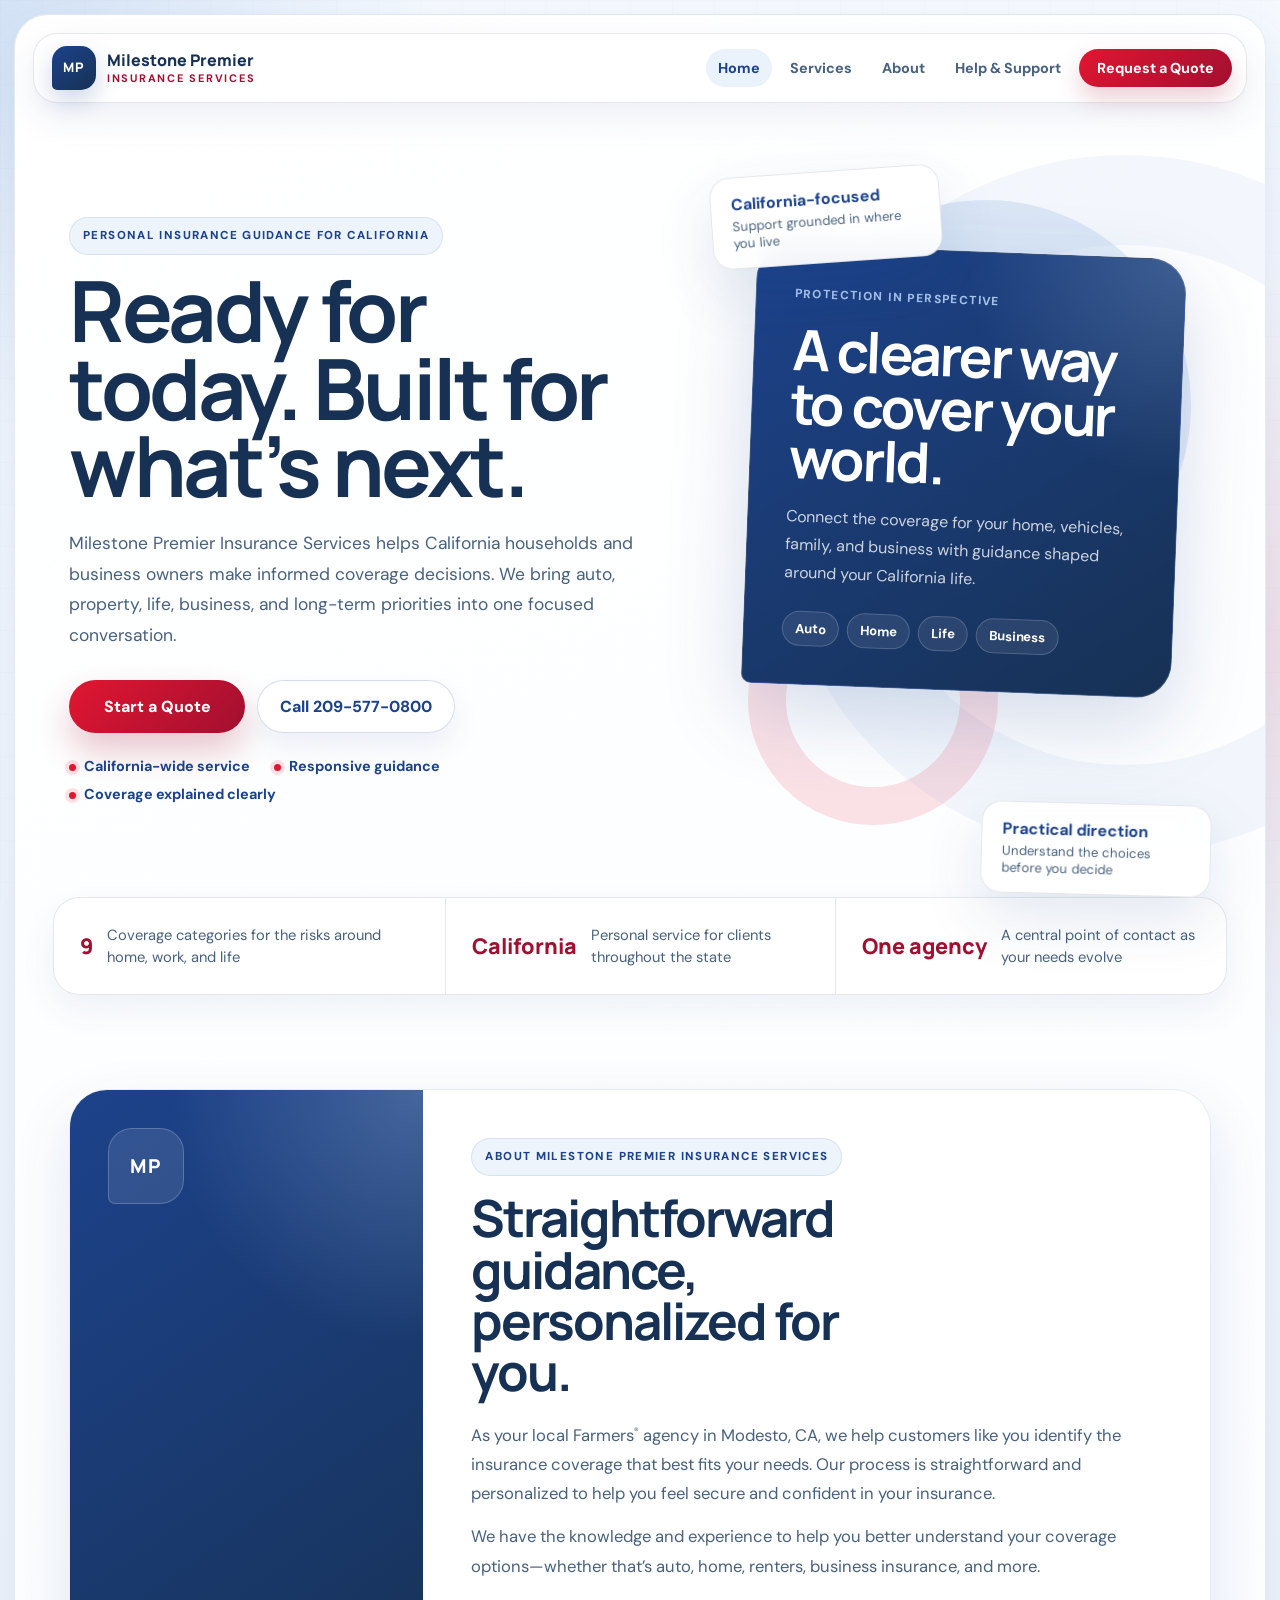
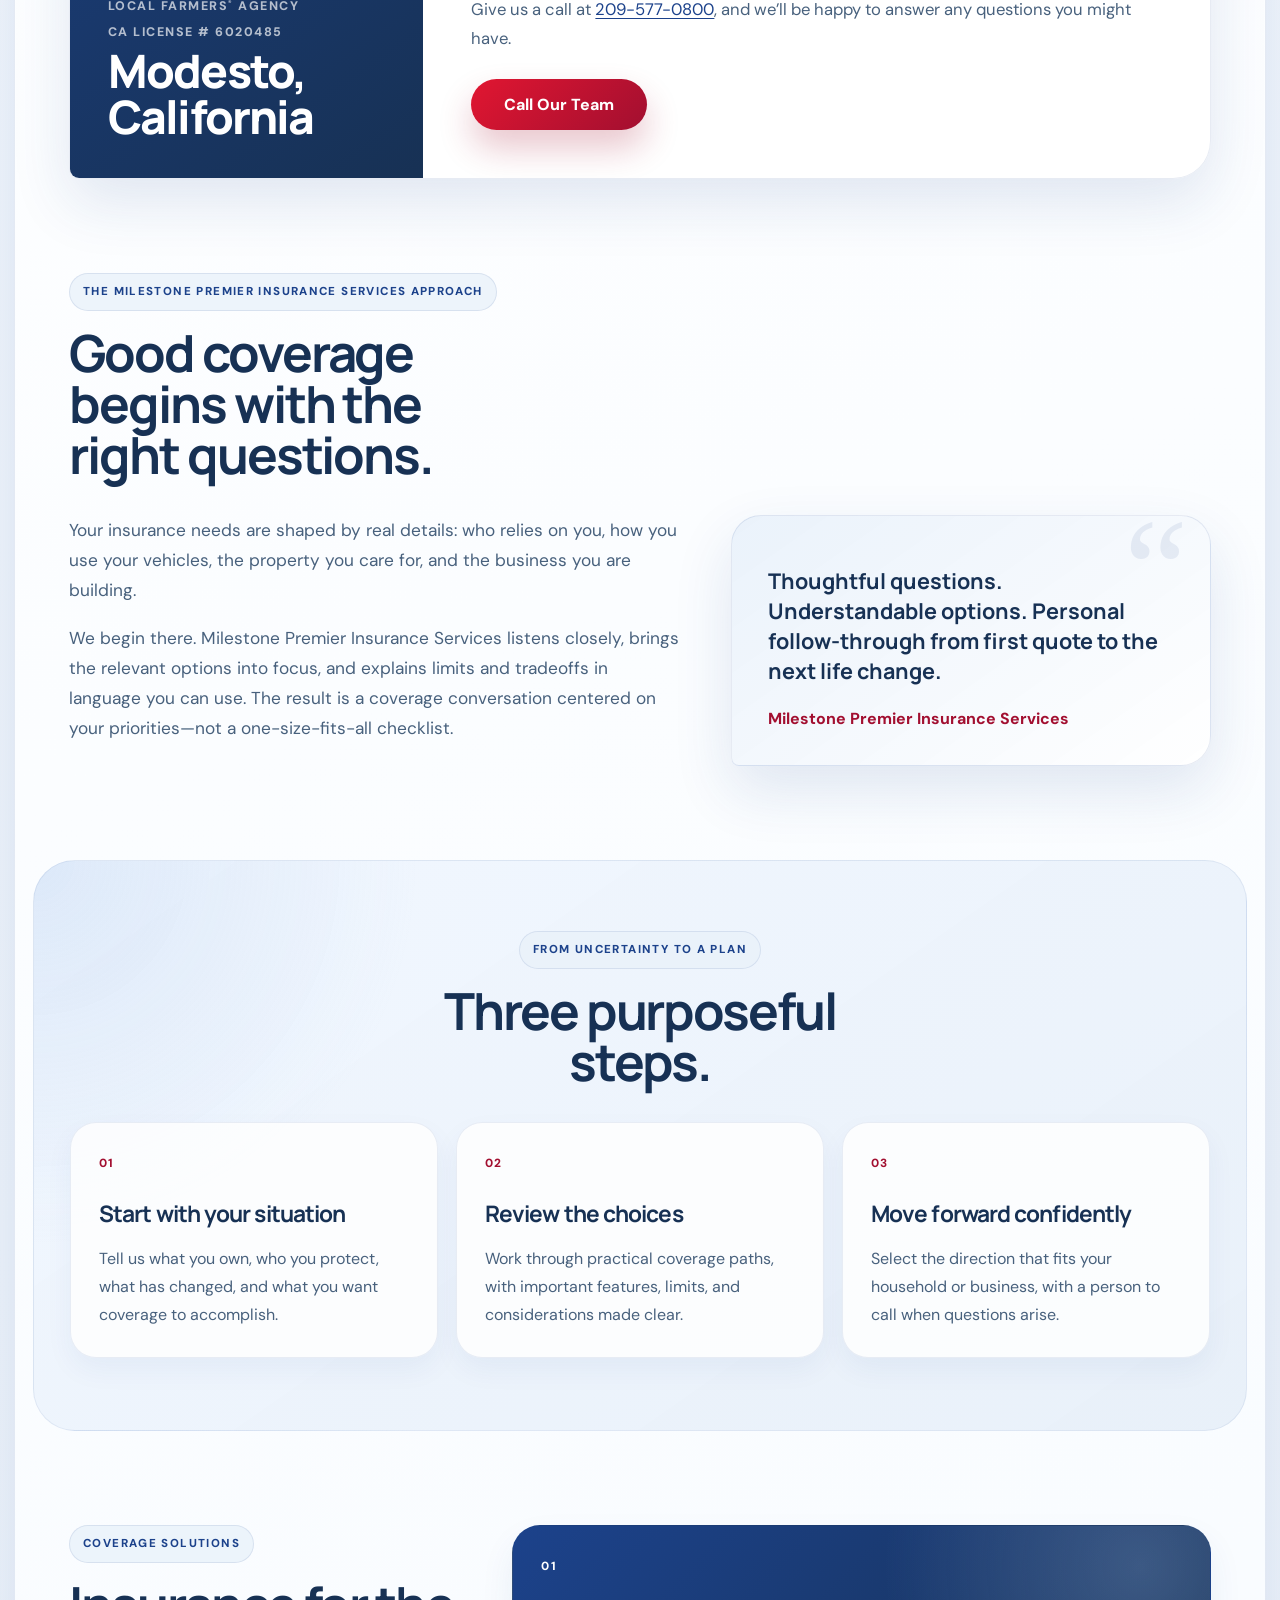
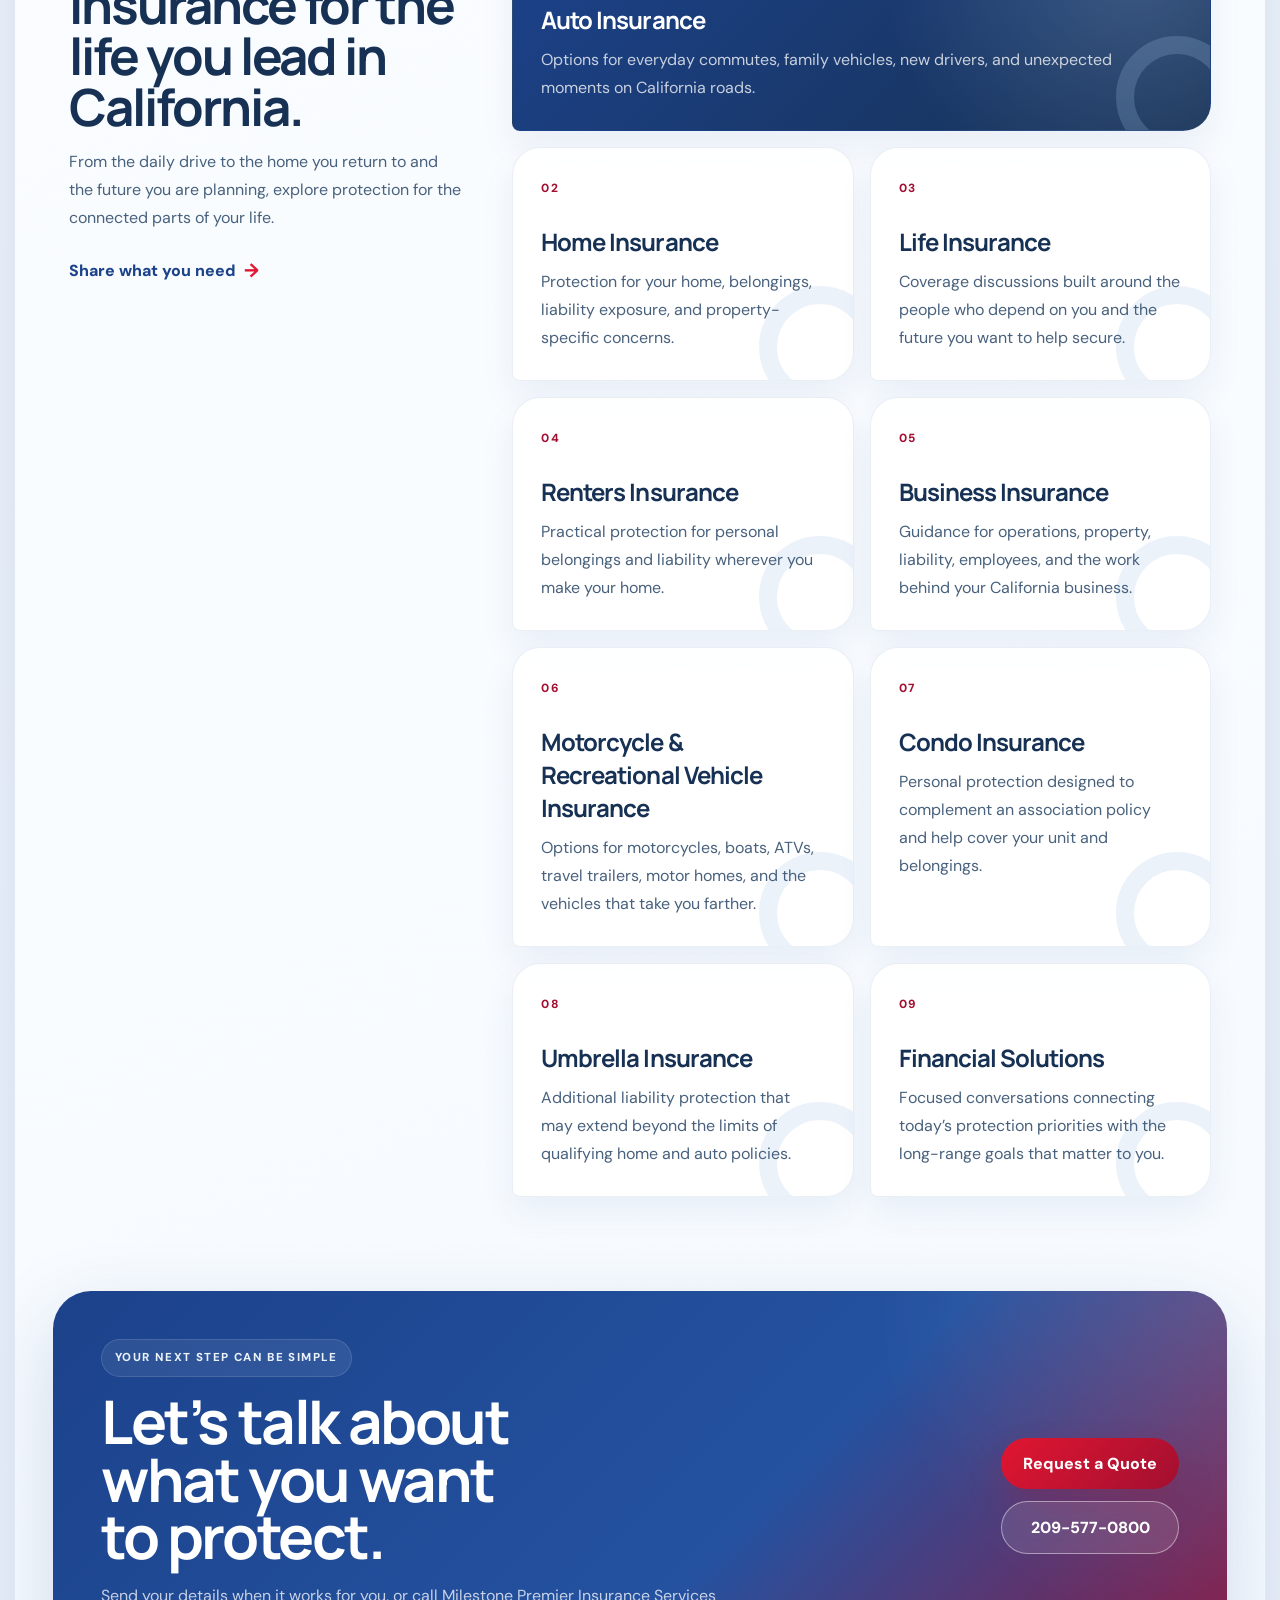
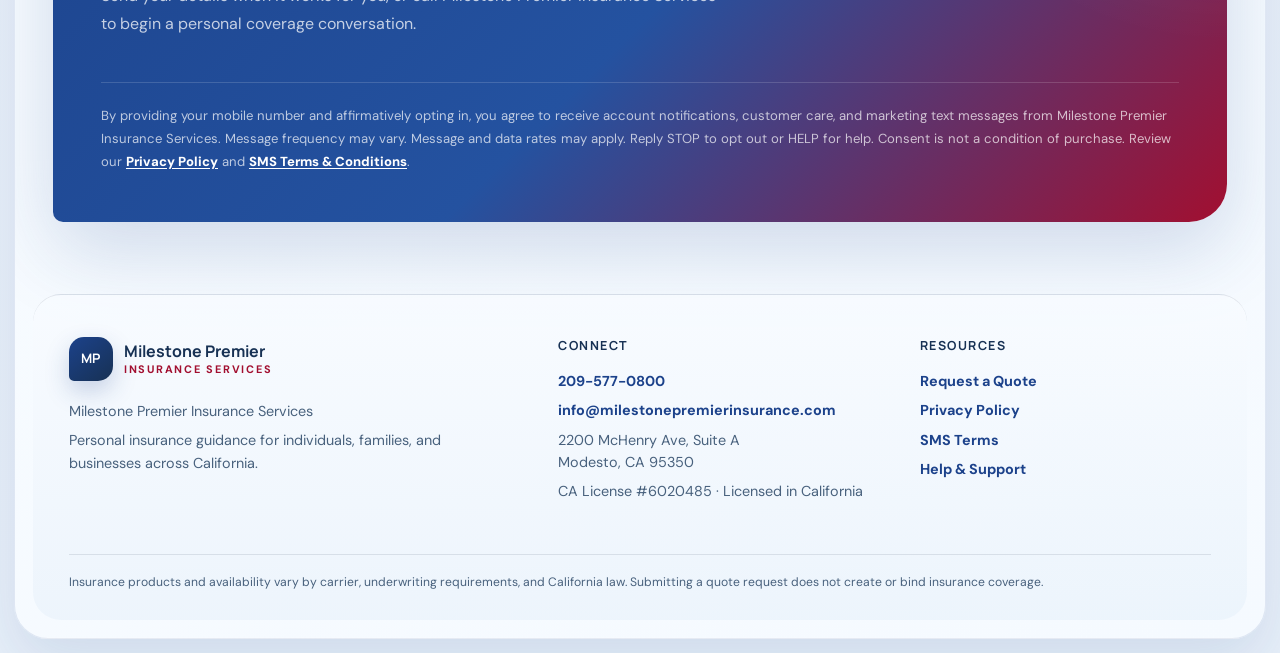
<file: index.html>
<!DOCTYPE html>
<html lang="en">
<head>
  <meta charset="UTF-8">
  <meta name="viewport" content="width=device-width, initial-scale=1.0">
  <title>Milestone Premier Insurance Services | Insurance Guidance Across California</title>
  <meta name="description" content="Alex McDonald is a local Farmers agent in Modesto, California, helping individuals, families, and business owners understand their insurance coverage options.">
  <meta name="robots" content="index, follow">
  <meta name="theme-color" content="#1c428b">
  <link rel="canonical" href="https://milestonepremierins.com/">
  <meta property="og:type" content="website">
  <meta property="og:site_name" content="Milestone Premier Insurance Services">
  <meta property="og:title" content="Milestone Premier Insurance Services | Insurance Guidance Across California">
  <meta property="og:description" content="Straightforward insurance guidance for California families, individuals, and business owners.">
  <meta property="og:url" content="https://milestonepremierins.com/">
  
  
  
  
  <meta name="twitter:card" content="summary">
  
  <link rel="preconnect" href="https://fonts.googleapis.com">
  <link rel="preconnect" href="https://fonts.gstatic.com" crossorigin>
  <link href="https://fonts.googleapis.com/css2?family=DM+Sans:wght@400;500;600;700&amp;family=Manrope:wght@600;700;800&amp;display=swap" rel="stylesheet">
  <link rel="stylesheet" href="styles.css?v=20261026-2">
  <script type="application/ld+json">
    {"@context":"https://schema.org","@type":"InsuranceAgency","name":"Milestone Premier Insurance Services","telephone":"+1-209-577-0800","email":"info@milestonepremierinsurance.com","address":{"@type":"PostalAddress","addressLocality":"Modesto","addressRegion":"CA","streetAddress":"2200 McHenry Ave, Suite A","postalCode":"95350","addressCountry":"US"},"areaServed":{"@type":"State","name":"California"}}
  </script>
  <link rel="icon" type="image/svg+xml" href="favicon.svg">
</head>
<body>
  <a class="skip-link" href="#main-content">Skip to main content</a>
  <div class="site-frame">
    <nav class="site-nav" aria-label="Primary navigation">
      <a class="brand" href="index.html" aria-label="Milestone Premier Insurance Services home"><span class="brand-monogram" aria-hidden="true">MP</span><span>Milestone Premier <small>Insurance Services</small></span></a>
      <div class="nav-links"><a href="index.html" class="active" aria-current="page">Home</a><a href="#services">Services</a><a href="#about">About</a><a href="help.html">Help &amp; Support</a><a href="quote.html" class="nav-cta">Request a Quote</a></div>
    </nav>

    <main id="main-content">
      <section class="hero">
        <div class="hero-copy">
          <p class="eyebrow">Personal insurance guidance for California</p>
          <h1>Ready for today. Built for what’s next.</h1>
          <p class="hero-lead">Milestone Premier Insurance Services helps California households and business owners make informed coverage decisions. We bring auto, property, life, business, and long-term priorities into one focused conversation.</p>
          <div class="button-row">
            <a class="button button-primary" href="quote.html">Start a Quote</a>
            <a class="button button-secondary" href="tel:2095770800">Call 209-577-0800</a>
          </div>
          <ul class="trust-list" aria-label="Agency benefits">
            <li>California-wide service</li><li>Responsive guidance</li><li>Coverage explained clearly</li>
          </ul>
        </div>
        <div class="hero-visual" role="group" aria-label="Coverage highlights">
          <div class="hero-orbit orbit-one" aria-hidden="true"></div><div class="hero-orbit orbit-two" aria-hidden="true"></div>
          <article class="feature-panel">
            <p class="panel-kicker">Protection in perspective</p>
            <h2>A clearer way to cover your world.</h2>
            <p>Connect the coverage for your home, vehicles, family, and business with guidance shaped around your California life.</p>
            <div class="coverage-pills" role="group" aria-label="Popular coverage"><span>Auto</span><span>Home</span><span>Life</span><span>Business</span></div>
          </article>
          <div class="floating-note note-top"><strong>California-focused</strong><span>Support grounded in where you live</span></div>
          <div class="floating-note note-bottom"><strong>Practical direction</strong><span>Understand the choices before you decide</span></div>
        </div>
      </section>

      <section class="value-strip" aria-label="Agency value">
        <article><strong>9</strong><span>Coverage categories for the risks around home, work, and life</span></article>
        <article><strong>California</strong><span>Personal service for clients throughout the state</span></article>
        <article><strong>One agency</strong><span>A central point of contact as your needs evolve</span></article>
      </section>

      <section id="about" class="about-section section-space" aria-labelledby="about-title">
        <div class="about-card">
          <aside class="about-location" aria-label="Agency location">
            <span class="about-monogram" aria-hidden="true">MP</span>
            <p>Local Farmers<sup>®</sup> agency</p>
            <p>CA License # 6020485</p>
            <strong>Modesto, California</strong>
          </aside>
          <div class="about-copy">
            <p class="eyebrow">About Milestone Premier Insurance Services</p>
            <h2 id="about-title">Straightforward guidance, personalized for you.</h2>
            <p>As your local Farmers<sup>®</sup> agency in Modesto, CA, we help customers like you identify the insurance coverage that best fits your needs. Our process is straightforward and personalized to help you feel secure and confident in your insurance.</p>
            <p>We have the knowledge and experience to help you better understand your coverage options—whether that’s auto, home, renters, business insurance, and more.</p>
            <p>Give us a call at <a href="tel:2095770800">209-577-0800</a>, and we’ll be happy to answer any questions you might have.</p>
            <a class="button button-primary" href="tel:2095770800">Call Our Team</a>
          </div>
        </div>
      </section>

      <section id="approach" class="intro-section section-space">
        <div class="section-heading"><p class="eyebrow">The Milestone Premier Insurance Services approach</p><h2>Good coverage begins with the right questions.</h2></div>
        <div class="intro-grid">
          <div class="intro-copy">
            <p>Your insurance needs are shaped by real details: who relies on you, how you use your vehicles, the property you care for, and the business you are building.</p>
            <p>We begin there. Milestone Premier Insurance Services listens closely, brings the relevant options into focus, and explains limits and tradeoffs in language you can use. The result is a coverage conversation centered on your priorities—not a one-size-fits-all checklist.</p>
          </div>
          <aside class="quote-card"><span class="quote-mark" aria-hidden="true">“</span><p>Thoughtful questions. Understandable options. Personal follow-through from first quote to the next life change.</p><strong>Milestone Premier Insurance Services</strong></aside>
        </div>
      </section>

      <section class="process-section section-space" aria-labelledby="process-title">
        <div class="section-heading centered"><p class="eyebrow">From uncertainty to a plan</p><h2 id="process-title">Three purposeful steps.</h2></div>
        <div class="process-grid">
          <article><span class="step-number">01</span><h3>Start with your situation</h3><p>Tell us what you own, who you protect, what has changed, and what you want coverage to accomplish.</p></article>
          <article><span class="step-number">02</span><h3>Review the choices</h3><p>Work through practical coverage paths, with important features, limits, and considerations made clear.</p></article>
          <article><span class="step-number">03</span><h3>Move forward confidently</h3><p>Select the direction that fits your household or business, with a person to call when questions arise.</p></article>
        </div>
      </section>

      <section id="services" class="services-section section-space">
        <div class="services-intro"><p class="eyebrow">Coverage solutions</p><h2>Insurance for the life you lead in California.</h2><p>From the daily drive to the home you return to and the future you are planning, explore protection for the connected parts of your life.</p><a class="text-link" href="quote.html">Share what you need <span aria-hidden="true">→</span></a></div>
        <div class="services-grid">
          <article class="service-card featured"><span class="service-index">01</span><h3>Auto Insurance</h3><p>Options for everyday commutes, family vehicles, new drivers, and unexpected moments on California roads.</p></article>
          <article class="service-card"><span class="service-index">02</span><h3>Home Insurance</h3><p>Protection for your home, belongings, liability exposure, and property-specific concerns.</p></article>
          <article class="service-card"><span class="service-index">03</span><h3>Life Insurance</h3><p>Coverage discussions built around the people who depend on you and the future you want to help secure.</p></article>
          <article class="service-card"><span class="service-index">04</span><h3>Renters Insurance</h3><p>Practical protection for personal belongings and liability wherever you make your home.</p></article>
          <article class="service-card"><span class="service-index">05</span><h3>Business Insurance</h3><p>Guidance for operations, property, liability, employees, and the work behind your California business.</p></article>
          <article class="service-card"><span class="service-index">06</span><h3>Motorcycle &amp; Recreational Vehicle Insurance</h3><p>Options for motorcycles, boats, ATVs, travel trailers, motor homes, and the vehicles that take you farther.</p></article>
          <article class="service-card"><span class="service-index">07</span><h3>Condo Insurance</h3><p>Personal protection designed to complement an association policy and help cover your unit and belongings.</p></article>
          <article class="service-card"><span class="service-index">08</span><h3>Umbrella Insurance</h3><p>Additional liability protection that may extend beyond the limits of qualifying home and auto policies.</p></article>
          <article class="service-card"><span class="service-index">09</span><h3>Financial Solutions</h3><p>Focused conversations connecting today’s protection priorities with the long-range goals that matter to you.</p></article>
        </div>
      </section>

      <section class="cta-section">
        <div><p class="eyebrow">Your next step can be simple</p><h2>Let’s talk about what you want to protect.</h2><p>Send your details when it works for you, or call Milestone Premier Insurance Services to begin a personal coverage conversation.</p></div>
        <div class="cta-actions"><a class="button button-primary" href="quote.html">Request a Quote</a><a class="button button-ghost" href="tel:2095770800">209-577-0800</a></div>
        <p class="consent-note">By providing your mobile number and affirmatively opting in, you agree to receive account notifications, customer care, and marketing text messages from Milestone Premier Insurance Services. Message frequency may vary. Message and data rates may apply. Reply STOP to opt out or HELP for help. Consent is not a condition of purchase. Review our <a href="privacy-policy.html">Privacy Policy</a> and <a href="sms-terms.html">SMS Terms &amp; Conditions</a>.</p>
      </section>
    </main>

    <footer class="site-footer">
      <div class="footer-brand"><a class="brand" href="index.html"><span class="brand-monogram" aria-hidden="true">MP</span><span>Milestone Premier <small>Insurance Services</small></span></a><p>Milestone Premier Insurance Services</p><p>Personal insurance guidance for individuals, families, and businesses across California.</p></div>
      <div><h2>Connect</h2><p><a href="tel:2095770800">209-577-0800</a></p><p><a href="mailto:info@milestonepremierinsurance.com">info@milestonepremierinsurance.com</a></p><p>2200 McHenry Ave, Suite A<br>Modesto, CA 95350</p><p>CA License #6020485 · Licensed in California</p></div>
      <div><h2>Resources</h2><p><a href="quote.html">Request a Quote</a></p><p><a href="privacy-policy.html">Privacy Policy</a></p><p><a href="sms-terms.html">SMS Terms</a></p><p><a href="help.html">Help &amp; Support</a></p></div>
      <p class="footer-fineprint">Insurance products and availability vary by carrier, underwriting requirements, and California law. Submitting a quote request does not create or bind insurance coverage.</p>
    </footer>
  </div>
</body>
</html>
</file>
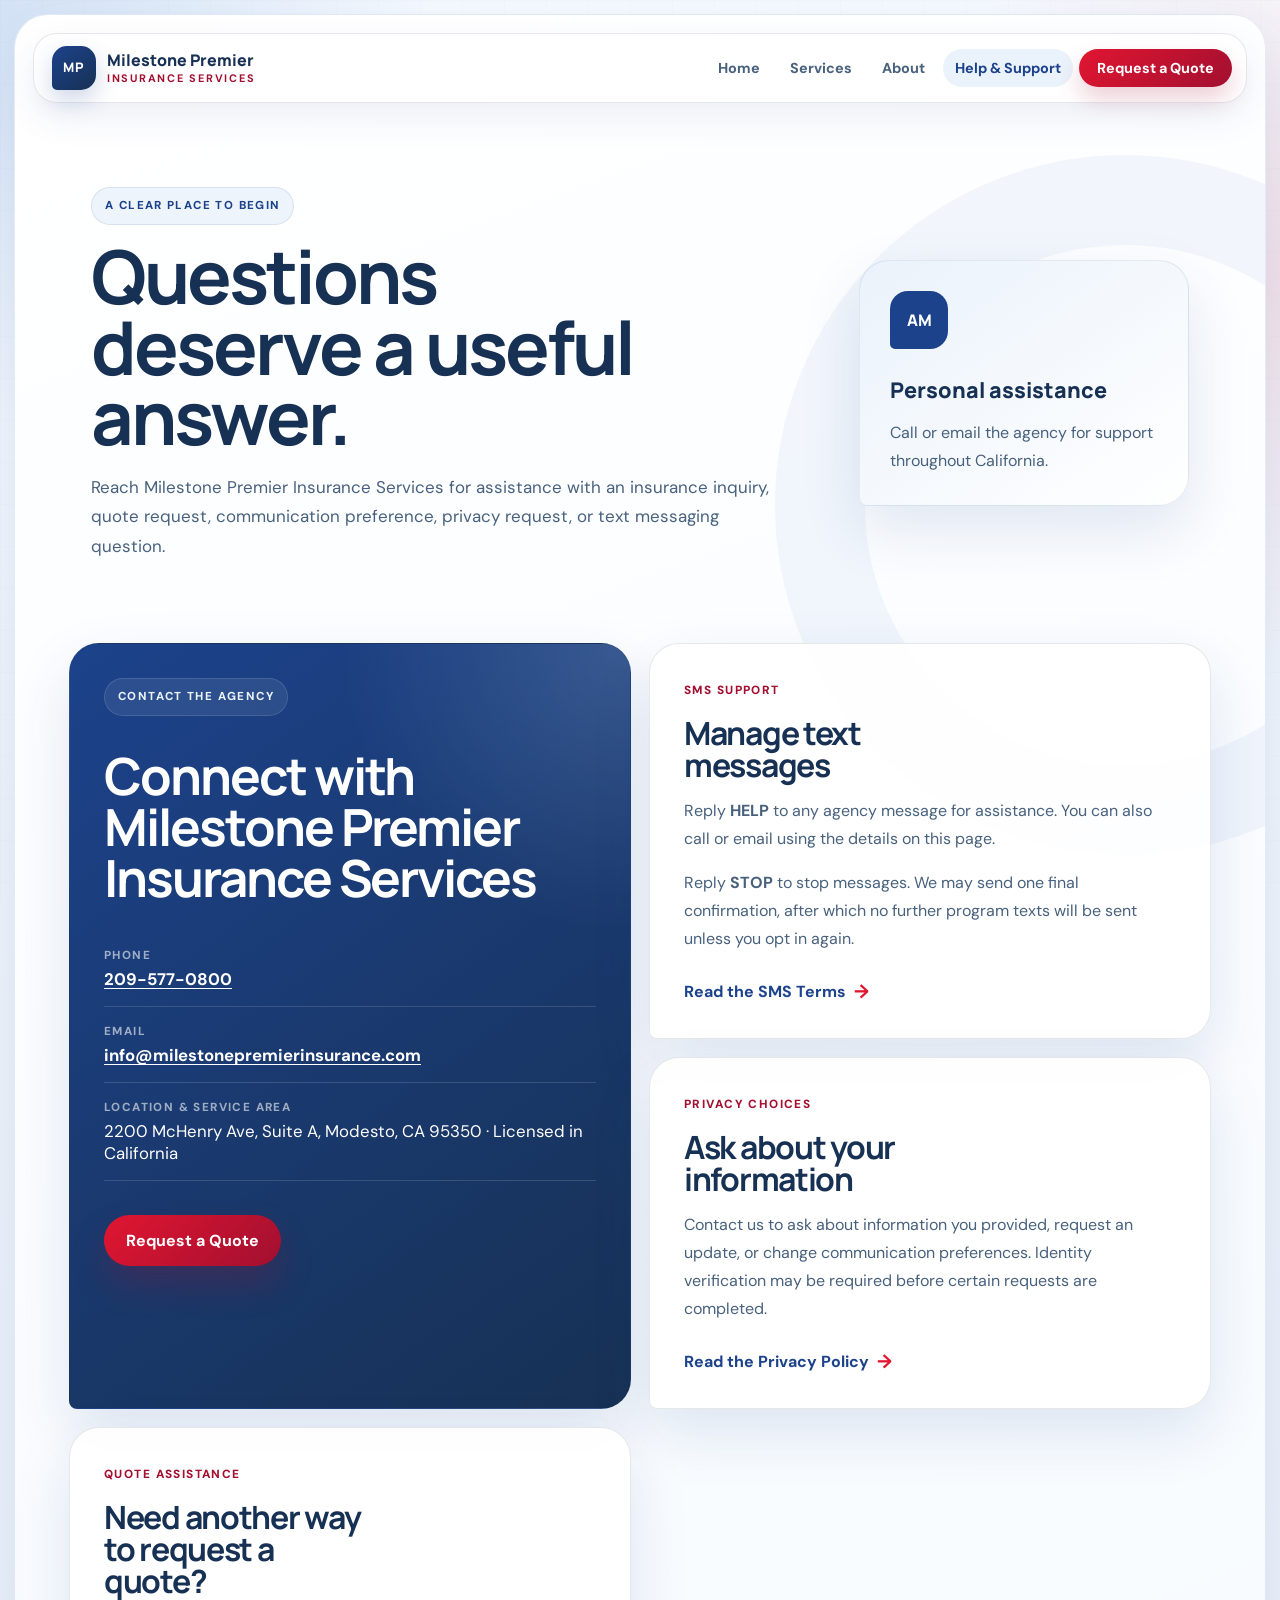
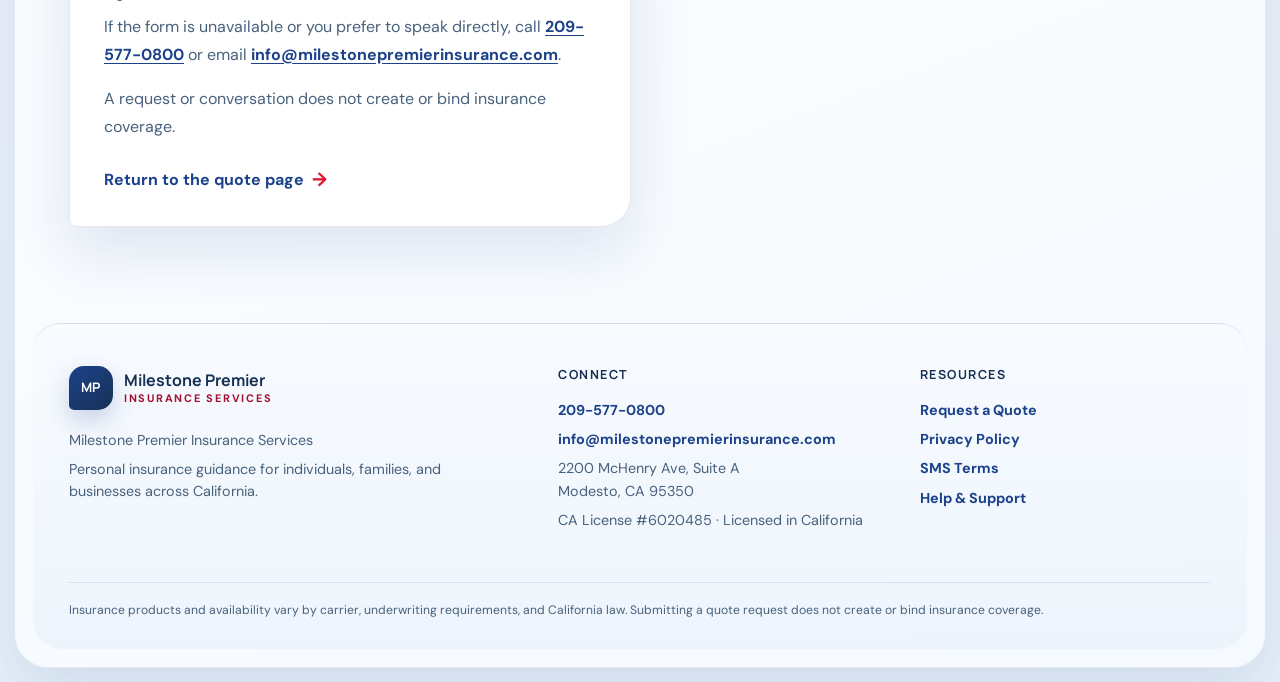
<file: help.html>
<!DOCTYPE html>
<html lang="en">
<head>
  <meta charset="UTF-8"><meta name="viewport" content="width=device-width, initial-scale=1.0">
  <title>Help &amp; Support | Milestone Premier Insurance Services</title>
  <meta name="description" content="Contact, quote, privacy, and SMS support for Milestone Premier Insurance Services."><meta name="robots" content="index, follow"><meta name="theme-color" content="#1c428b">
  <link rel="canonical" href="https://milestonepremierins.com/help.html">
  <meta property="og:type" content="website"><meta property="og:site_name" content="Milestone Premier Insurance Services"><meta property="og:title" content="Help &amp; Support | Milestone Premier Insurance Services"><meta property="og:description" content="Clear contact, quote, privacy, and text messaging support for California clients.">
  <meta property="og:url" content="https://milestonepremierins.com/help.html"><meta name="twitter:card" content="summary">
  <link rel="preconnect" href="https://fonts.googleapis.com"><link rel="preconnect" href="https://fonts.gstatic.com" crossorigin><link href="https://fonts.googleapis.com/css2?family=DM+Sans:wght@400;500;600;700&amp;family=Manrope:wght@600;700;800&amp;display=swap" rel="stylesheet"><link rel="stylesheet" href="styles.css?v=20261026-2">
  <link rel="icon" type="image/svg+xml" href="favicon.svg">
</head>
<body>
  <a class="skip-link" href="#main-content">Skip to main content</a>
  <div class="site-frame">
    <nav class="site-nav" aria-label="Primary navigation">
      <a class="brand" href="index.html" aria-label="Milestone Premier Insurance Services home"><span class="brand-monogram" aria-hidden="true">MP</span><span>Milestone Premier <small>Insurance Services</small></span></a>
      <div class="nav-links"><a href="index.html">Home</a><a href="index.html#services">Services</a><a href="index.html#about">About</a><a href="help.html" class="active" aria-current="page">Help &amp; Support</a><a href="quote.html" class="nav-cta">Request a Quote</a></div>
    </nav>
    <main id="main-content">
      <header class="interior-hero">
        <div><p class="eyebrow">A clear place to begin</p><h1>Questions deserve a useful answer.</h1><p>Reach Milestone Premier Insurance Services for assistance with an insurance inquiry, quote request, communication preference, privacy request, or text messaging question.</p></div>
        <aside class="interior-callout"><span class="callout-number">AM</span><strong>Personal assistance</strong><p>Call or email the agency for support throughout California.</p></aside>
      </header>
      <section class="support-grid" aria-label="Support options">
        <article class="support-card primary-support">
          <p class="eyebrow">Contact the agency</p><h2>Connect with Milestone Premier Insurance Services</h2>
          <dl class="contact-list"><div><dt>Phone</dt><dd><a href="tel:2095770800">209-577-0800</a></dd></div><div><dt>Email</dt><dd><a href="mailto:info@milestonepremierinsurance.com">info@milestonepremierinsurance.com</a></dd></div><div><dt>Location &amp; service area</dt><dd>2200 McHenry Ave, Suite A, Modesto, CA 95350 · Licensed in California</dd></div></dl>
          <a class="button button-primary" href="quote.html">Request a Quote</a>
        </article>
        <article class="support-card"><span class="support-label">SMS support</span><h2>Manage text messages</h2><p>Reply <strong>HELP</strong> to any agency message for assistance. You can also call or email using the details on this page.</p><p>Reply <strong>STOP</strong> to stop messages. We may send one final confirmation, after which no further program texts will be sent unless you opt in again.</p><a class="text-link" href="sms-terms.html">Read the SMS Terms <span aria-hidden="true">→</span></a></article>
        <article class="support-card"><span class="support-label">Privacy choices</span><h2>Ask about your information</h2><p>Contact us to ask about information you provided, request an update, or change communication preferences. Identity verification may be required before certain requests are completed.</p><a class="text-link" href="privacy-policy.html">Read the Privacy Policy <span aria-hidden="true">→</span></a></article>
        <article class="support-card"><span class="support-label">Quote assistance</span><h2>Need another way to request a quote?</h2><p>If the form is unavailable or you prefer to speak directly, call <a href="tel:2095770800">209-577-0800</a> or email <a href="mailto:info@milestonepremierinsurance.com">info@milestonepremierinsurance.com</a>.</p><p>A request or conversation does not create or bind insurance coverage.</p><a class="text-link" href="quote.html">Return to the quote page <span aria-hidden="true">→</span></a></article>
      </section>
    </main>
    <footer class="site-footer">
      <div class="footer-brand"><a class="brand" href="index.html"><span class="brand-monogram" aria-hidden="true">MP</span><span>Milestone Premier <small>Insurance Services</small></span></a><p>Milestone Premier Insurance Services</p><p>Personal insurance guidance for individuals, families, and businesses across California.</p></div>
      <div><h2>Connect</h2><p><a href="tel:2095770800">209-577-0800</a></p><p><a href="mailto:info@milestonepremierinsurance.com">info@milestonepremierinsurance.com</a></p><p>2200 McHenry Ave, Suite A<br>Modesto, CA 95350</p><p>CA License #6020485 · Licensed in California</p></div>
      <div><h2>Resources</h2><p><a href="quote.html">Request a Quote</a></p><p><a href="privacy-policy.html">Privacy Policy</a></p><p><a href="sms-terms.html">SMS Terms</a></p><p><a href="help.html">Help &amp; Support</a></p></div>
      <p class="footer-fineprint">Insurance products and availability vary by carrier, underwriting requirements, and California law. Submitting a quote request does not create or bind insurance coverage.</p>
    </footer>
  </div>
</body>
</html>
</file>
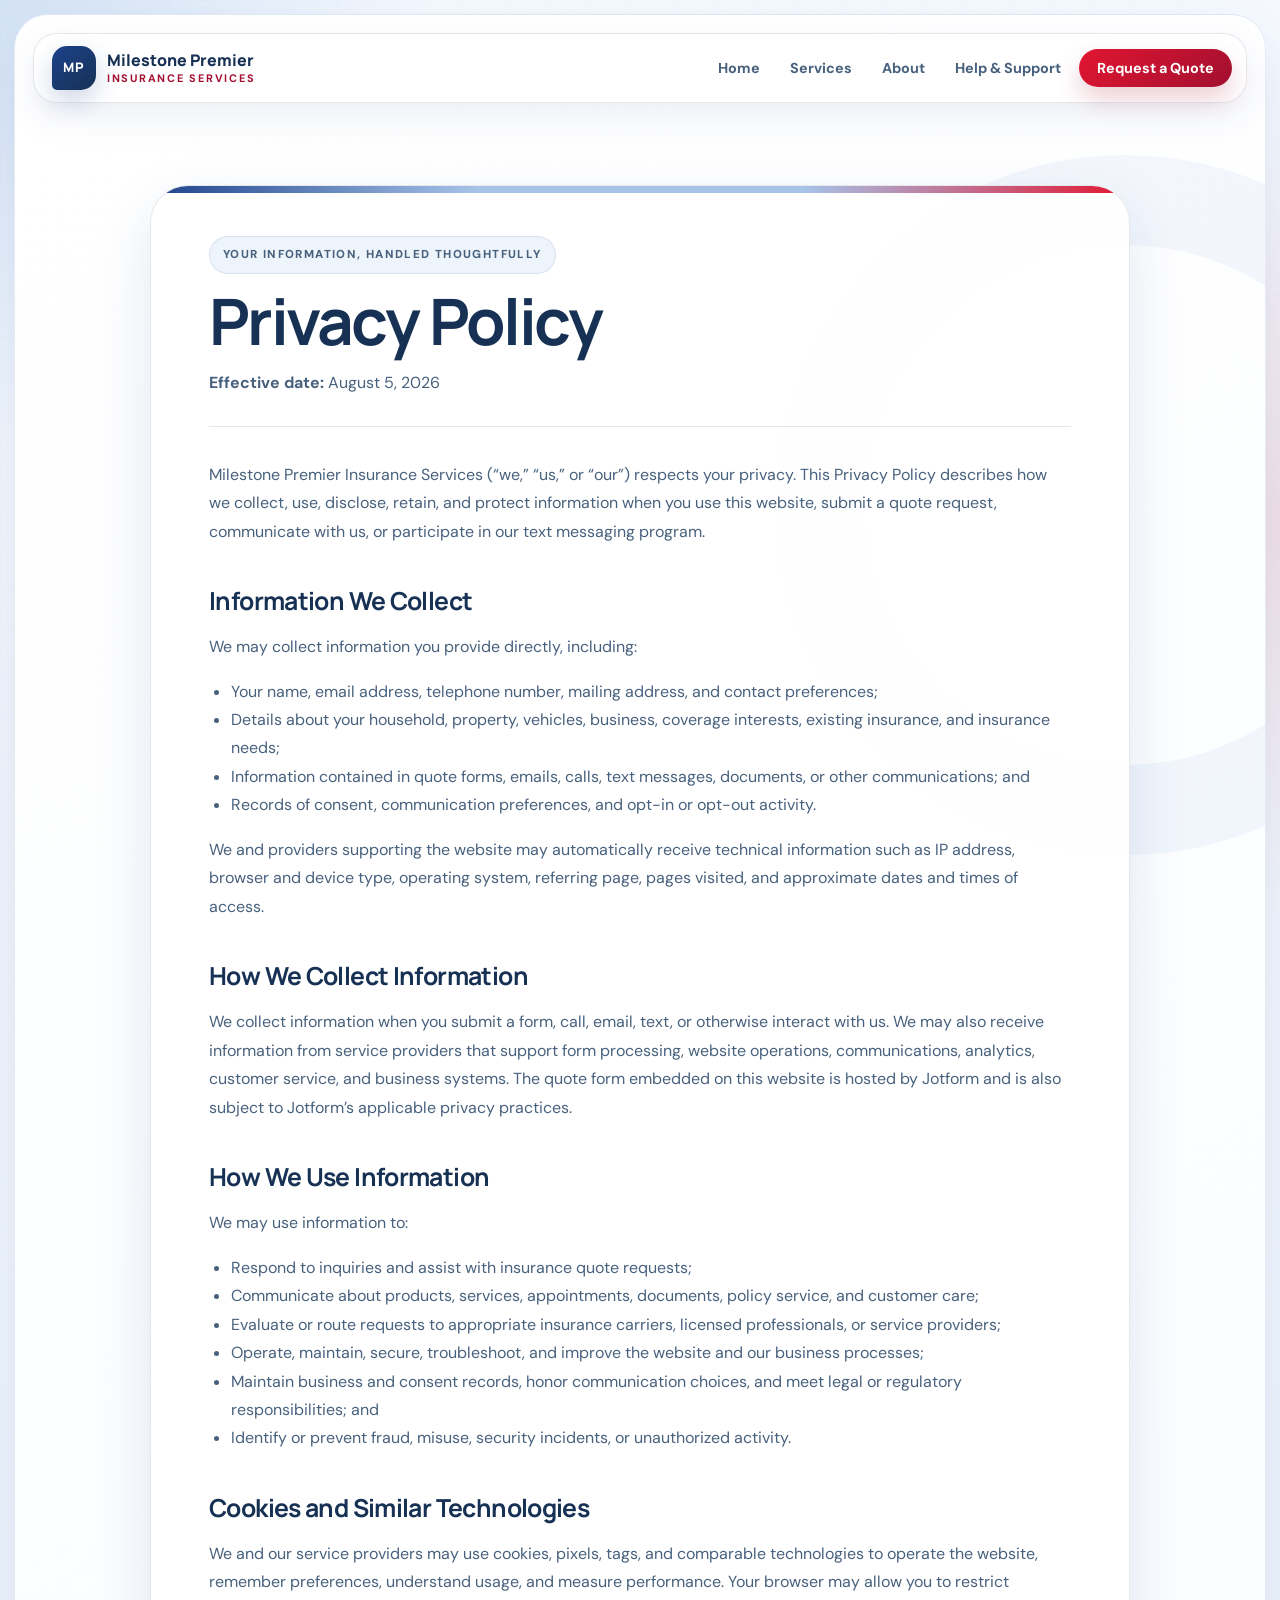
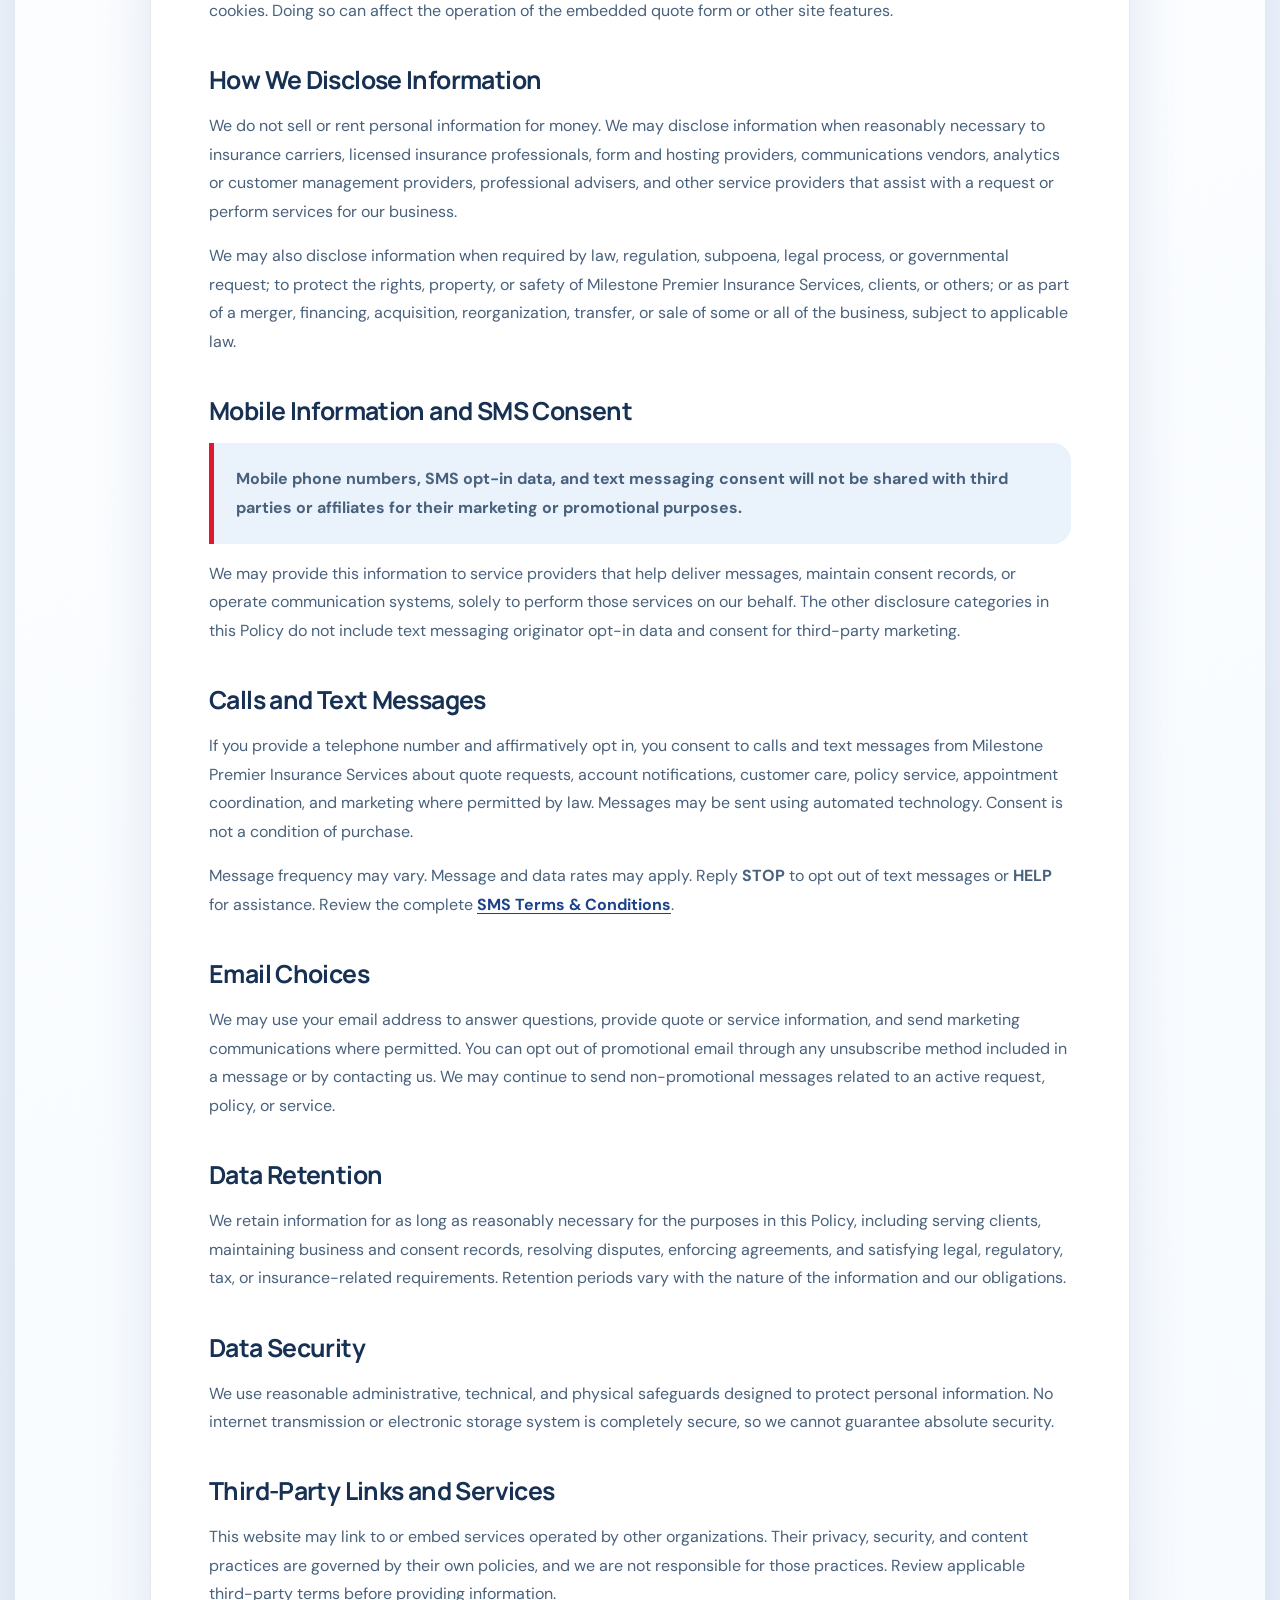
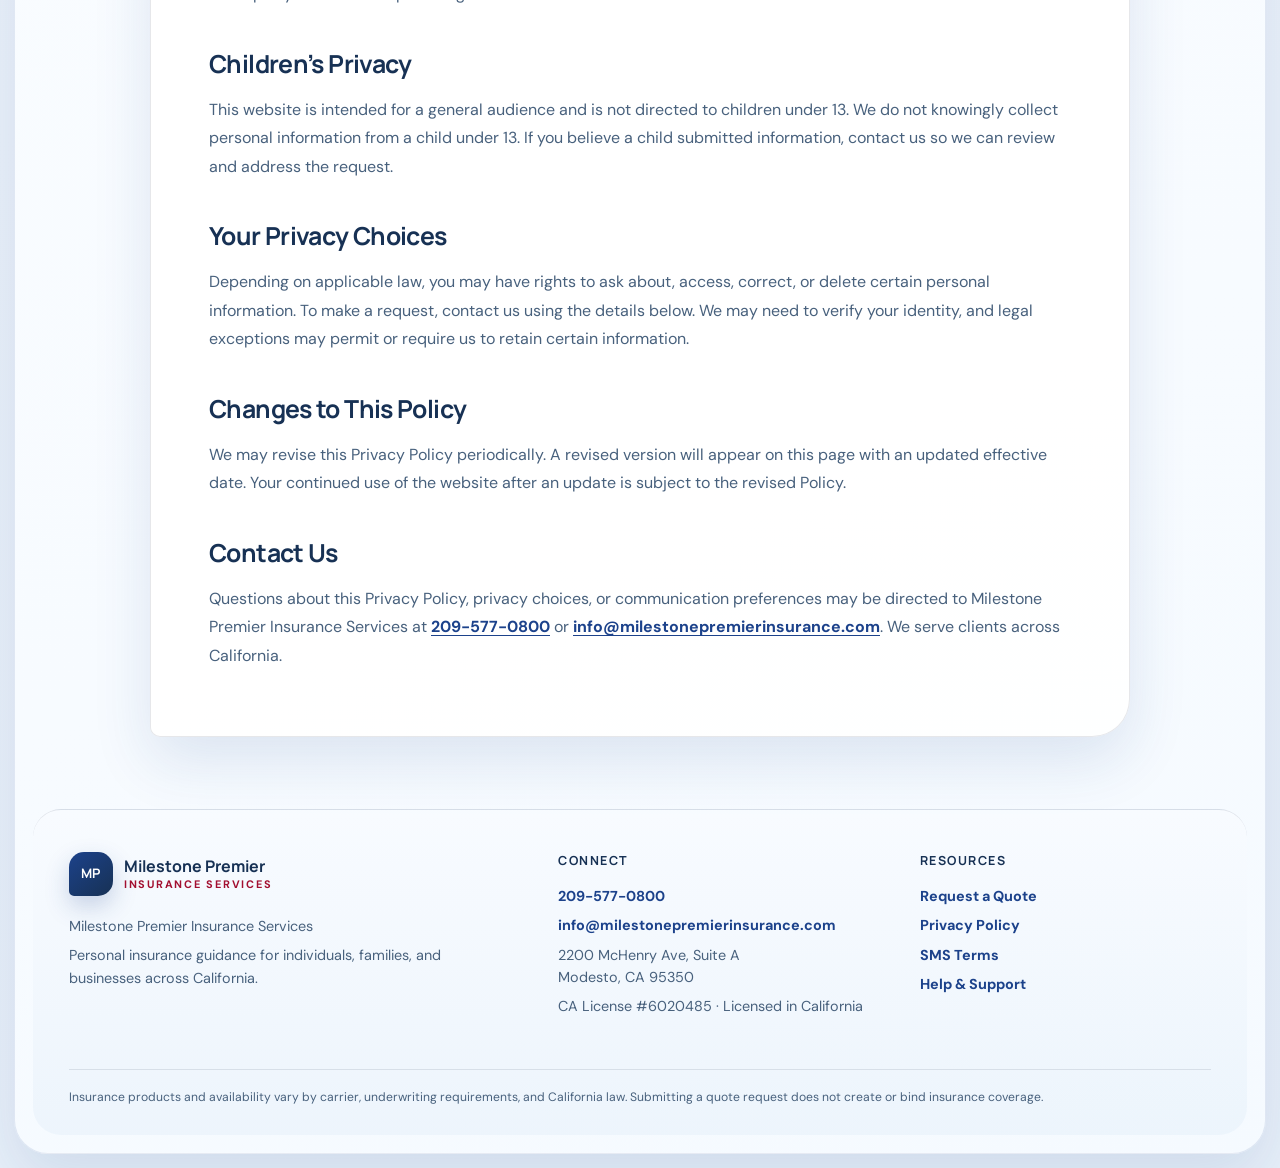
<file: privacy-policy.html>
<!DOCTYPE html>
<html lang="en">
<head>
  <meta charset="UTF-8"><meta name="viewport" content="width=device-width, initial-scale=1.0">
  <title>Privacy Policy | Milestone Premier Insurance Services</title>
  <meta name="description" content="Privacy Policy for Milestone Premier Insurance Services, including website, quote request, and SMS communication practices."><meta name="robots" content="index, follow"><meta name="theme-color" content="#1c428b">
  <link rel="canonical" href="https://milestonepremierins.com/privacy-policy.html">
  <meta property="og:type" content="website"><meta property="og:site_name" content="Milestone Premier Insurance Services"><meta property="og:title" content="Privacy Policy | Milestone Premier Insurance Services"><meta property="og:description" content="How Milestone Premier Insurance Services collects, uses, discloses, and safeguards information.">
  <meta property="og:url" content="https://milestonepremierins.com/privacy-policy.html"><meta name="twitter:card" content="summary">
  <link rel="preconnect" href="https://fonts.googleapis.com"><link rel="preconnect" href="https://fonts.gstatic.com" crossorigin><link href="https://fonts.googleapis.com/css2?family=DM+Sans:wght@400;500;600;700&amp;family=Manrope:wght@600;700;800&amp;display=swap" rel="stylesheet"><link rel="stylesheet" href="styles.css?v=20261026-2">
  <link rel="icon" type="image/svg+xml" href="favicon.svg">
</head>
<body>
  <a class="skip-link" href="#main-content">Skip to main content</a>
  <div class="site-frame">
    <nav class="site-nav" aria-label="Primary navigation">
      <a class="brand" href="index.html" aria-label="Milestone Premier Insurance Services home"><span class="brand-monogram" aria-hidden="true">MP</span><span>Milestone Premier <small>Insurance Services</small></span></a>
      <div class="nav-links"><a href="index.html">Home</a><a href="index.html#services">Services</a><a href="index.html#about">About</a><a href="help.html">Help &amp; Support</a><a href="quote.html" class="nav-cta">Request a Quote</a></div>
    </nav>
    <main id="main-content">
      <article class="policy-layout">
        <header class="policy-header"><p class="eyebrow">Your information, handled thoughtfully</p><h1>Privacy Policy</h1><p><strong>Effective date:</strong> August 5, 2026</p></header>
        <p>Milestone Premier Insurance Services (“we,” “us,” or “our”) respects your privacy. This Privacy Policy describes how we collect, use, disclose, retain, and protect information when you use this website, submit a quote request, communicate with us, or participate in our text messaging program.</p>

        <h2>Information We Collect</h2>
        <p>We may collect information you provide directly, including:</p>
        <ul>
          <li>Your name, email address, telephone number, mailing address, and contact preferences;</li>
          <li>Details about your household, property, vehicles, business, coverage interests, existing insurance, and insurance needs;</li>
          <li>Information contained in quote forms, emails, calls, text messages, documents, or other communications; and</li>
          <li>Records of consent, communication preferences, and opt-in or opt-out activity.</li>
        </ul>
        <p>We and providers supporting the website may automatically receive technical information such as IP address, browser and device type, operating system, referring page, pages visited, and approximate dates and times of access.</p>

        <h2>How We Collect Information</h2>
        <p>We collect information when you submit a form, call, email, text, or otherwise interact with us. We may also receive information from service providers that support form processing, website operations, communications, analytics, customer service, and business systems. The quote form embedded on this website is hosted by Jotform and is also subject to Jotform’s applicable privacy practices.</p>

        <h2>How We Use Information</h2>
        <p>We may use information to:</p>
        <ul>
          <li>Respond to inquiries and assist with insurance quote requests;</li>
          <li>Communicate about products, services, appointments, documents, policy service, and customer care;</li>
          <li>Evaluate or route requests to appropriate insurance carriers, licensed professionals, or service providers;</li>
          <li>Operate, maintain, secure, troubleshoot, and improve the website and our business processes;</li>
          <li>Maintain business and consent records, honor communication choices, and meet legal or regulatory responsibilities; and</li>
          <li>Identify or prevent fraud, misuse, security incidents, or unauthorized activity.</li>
        </ul>

        <h2>Cookies and Similar Technologies</h2>
        <p>We and our service providers may use cookies, pixels, tags, and comparable technologies to operate the website, remember preferences, understand usage, and measure performance. Your browser may allow you to restrict cookies. Doing so can affect the operation of the embedded quote form or other site features.</p>

        <h2>How We Disclose Information</h2>
        <p>We do not sell or rent personal information for money. We may disclose information when reasonably necessary to insurance carriers, licensed insurance professionals, form and hosting providers, communications vendors, analytics or customer management providers, professional advisers, and other service providers that assist with a request or perform services for our business.</p>
        <p>We may also disclose information when required by law, regulation, subpoena, legal process, or governmental request; to protect the rights, property, or safety of Milestone Premier Insurance Services, clients, or others; or as part of a merger, financing, acquisition, reorganization, transfer, or sale of some or all of the business, subject to applicable law.</p>

        <h2>Mobile Information and SMS Consent</h2>
        <p class="policy-highlight"><strong>Mobile phone numbers, SMS opt-in data, and text messaging consent will not be shared with third parties or affiliates for their marketing or promotional purposes.</strong></p>
        <p>We may provide this information to service providers that help deliver messages, maintain consent records, or operate communication systems, solely to perform those services on our behalf. The other disclosure categories in this Policy do not include text messaging originator opt-in data and consent for third-party marketing.</p>

        <h2>Calls and Text Messages</h2>
        <p>If you provide a telephone number and affirmatively opt in, you consent to calls and text messages from Milestone Premier Insurance Services about quote requests, account notifications, customer care, policy service, appointment coordination, and marketing where permitted by law. Messages may be sent using automated technology. Consent is not a condition of purchase.</p>
        <p>Message frequency may vary. Message and data rates may apply. Reply <strong>STOP</strong> to opt out of text messages or <strong>HELP</strong> for assistance. Review the complete <a href="sms-terms.html">SMS Terms &amp; Conditions</a>.</p>

        <h2>Email Choices</h2>
        <p>We may use your email address to answer questions, provide quote or service information, and send marketing communications where permitted. You can opt out of promotional email through any unsubscribe method included in a message or by contacting us. We may continue to send non-promotional messages related to an active request, policy, or service.</p>

        <h2>Data Retention</h2>
        <p>We retain information for as long as reasonably necessary for the purposes in this Policy, including serving clients, maintaining business and consent records, resolving disputes, enforcing agreements, and satisfying legal, regulatory, tax, or insurance-related requirements. Retention periods vary with the nature of the information and our obligations.</p>

        <h2>Data Security</h2>
        <p>We use reasonable administrative, technical, and physical safeguards designed to protect personal information. No internet transmission or electronic storage system is completely secure, so we cannot guarantee absolute security.</p>

        <h2>Third-Party Links and Services</h2>
        <p>This website may link to or embed services operated by other organizations. Their privacy, security, and content practices are governed by their own policies, and we are not responsible for those practices. Review applicable third-party terms before providing information.</p>

        <h2>Children’s Privacy</h2>
        <p>This website is intended for a general audience and is not directed to children under 13. We do not knowingly collect personal information from a child under 13. If you believe a child submitted information, contact us so we can review and address the request.</p>

        <h2>Your Privacy Choices</h2>
        <p>Depending on applicable law, you may have rights to ask about, access, correct, or delete certain personal information. To make a request, contact us using the details below. We may need to verify your identity, and legal exceptions may permit or require us to retain certain information.</p>

        <h2>Changes to This Policy</h2>
        <p>We may revise this Privacy Policy periodically. A revised version will appear on this page with an updated effective date. Your continued use of the website after an update is subject to the revised Policy.</p>

        <h2>Contact Us</h2>
        <p>Questions about this Privacy Policy, privacy choices, or communication preferences may be directed to Milestone Premier Insurance Services at <a href="tel:2095770800">209-577-0800</a> or <a href="mailto:info@milestonepremierinsurance.com">info@milestonepremierinsurance.com</a>. We serve clients across California.</p>
      </article>
    </main>
    <footer class="site-footer">
      <div class="footer-brand"><a class="brand" href="index.html"><span class="brand-monogram" aria-hidden="true">MP</span><span>Milestone Premier <small>Insurance Services</small></span></a><p>Milestone Premier Insurance Services</p><p>Personal insurance guidance for individuals, families, and businesses across California.</p></div>
      <div><h2>Connect</h2><p><a href="tel:2095770800">209-577-0800</a></p><p><a href="mailto:info@milestonepremierinsurance.com">info@milestonepremierinsurance.com</a></p><p>2200 McHenry Ave, Suite A<br>Modesto, CA 95350</p><p>CA License #6020485 · Licensed in California</p></div>
      <div><h2>Resources</h2><p><a href="quote.html">Request a Quote</a></p><p><a href="privacy-policy.html" aria-current="page">Privacy Policy</a></p><p><a href="sms-terms.html">SMS Terms</a></p><p><a href="help.html">Help &amp; Support</a></p></div>
      <p class="footer-fineprint">Insurance products and availability vary by carrier, underwriting requirements, and California law. Submitting a quote request does not create or bind insurance coverage.</p>
    </footer>
  </div>
</body>
</html>
</file>
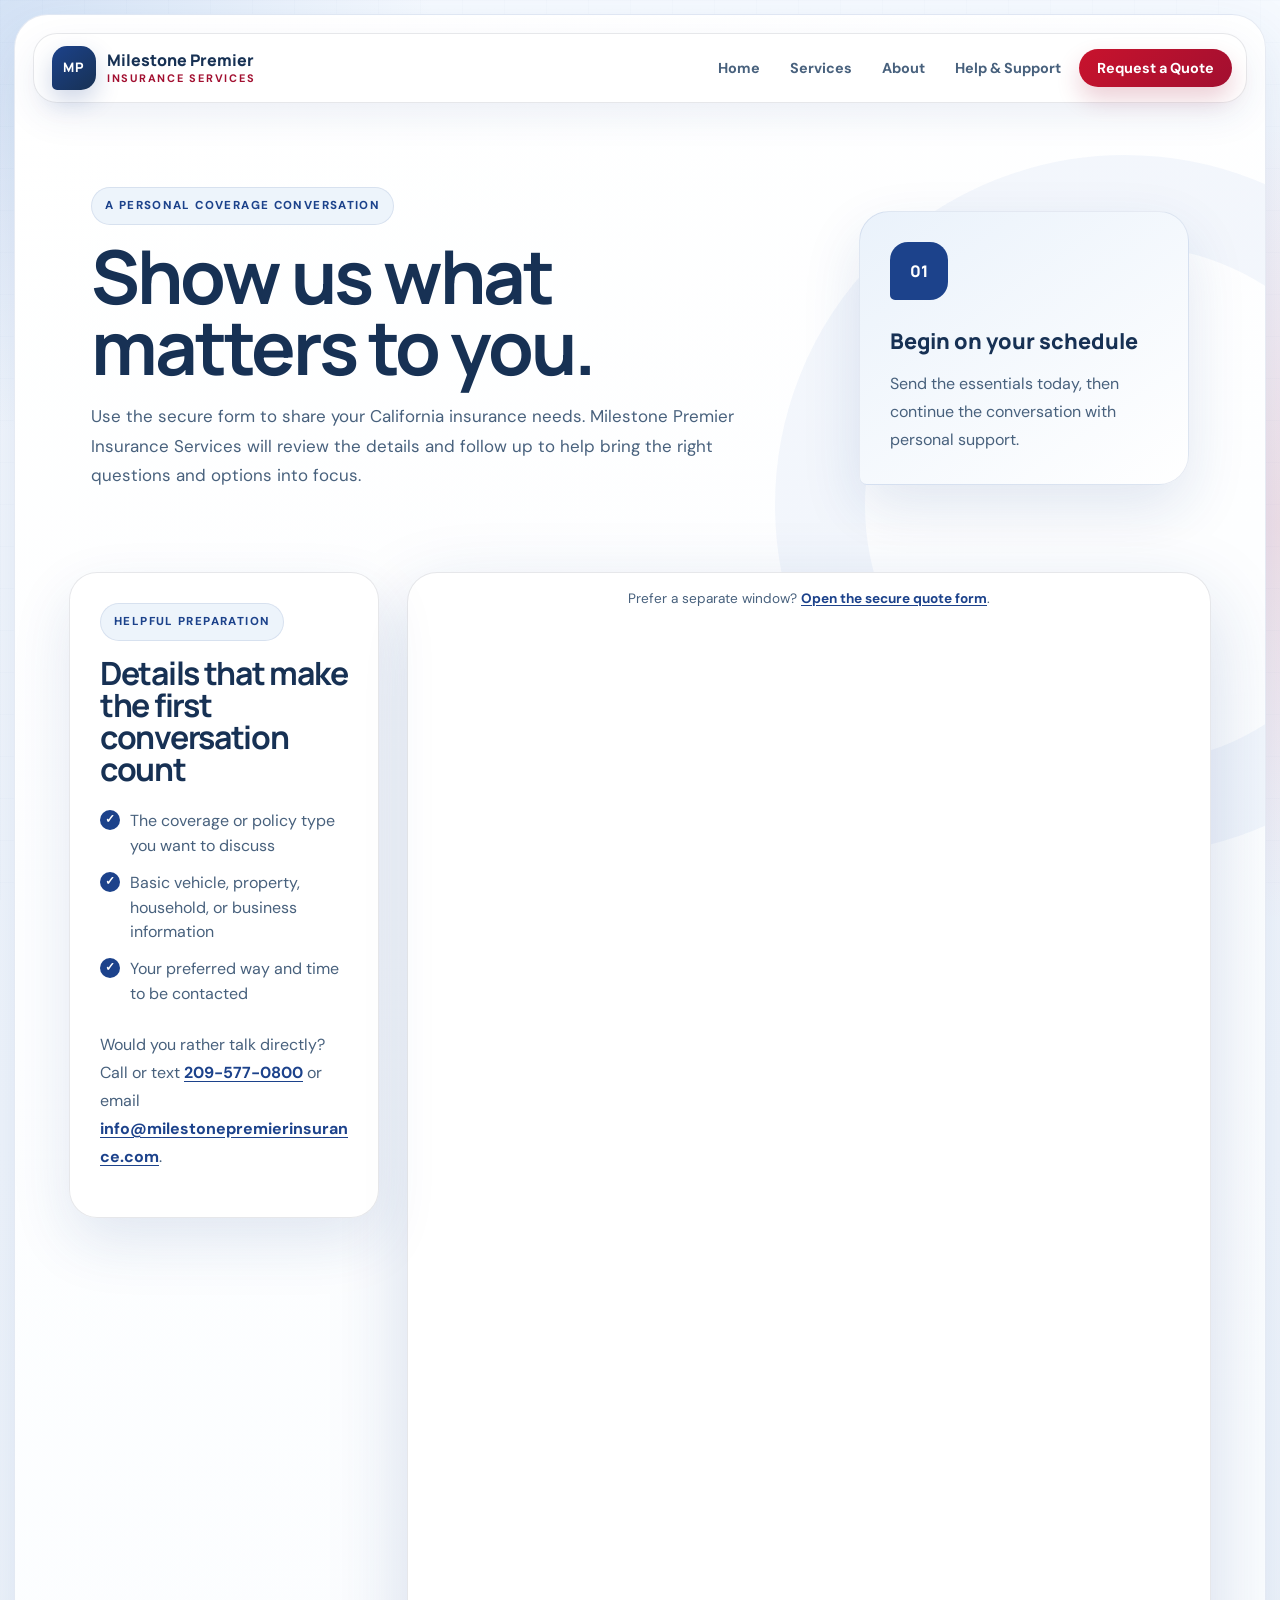
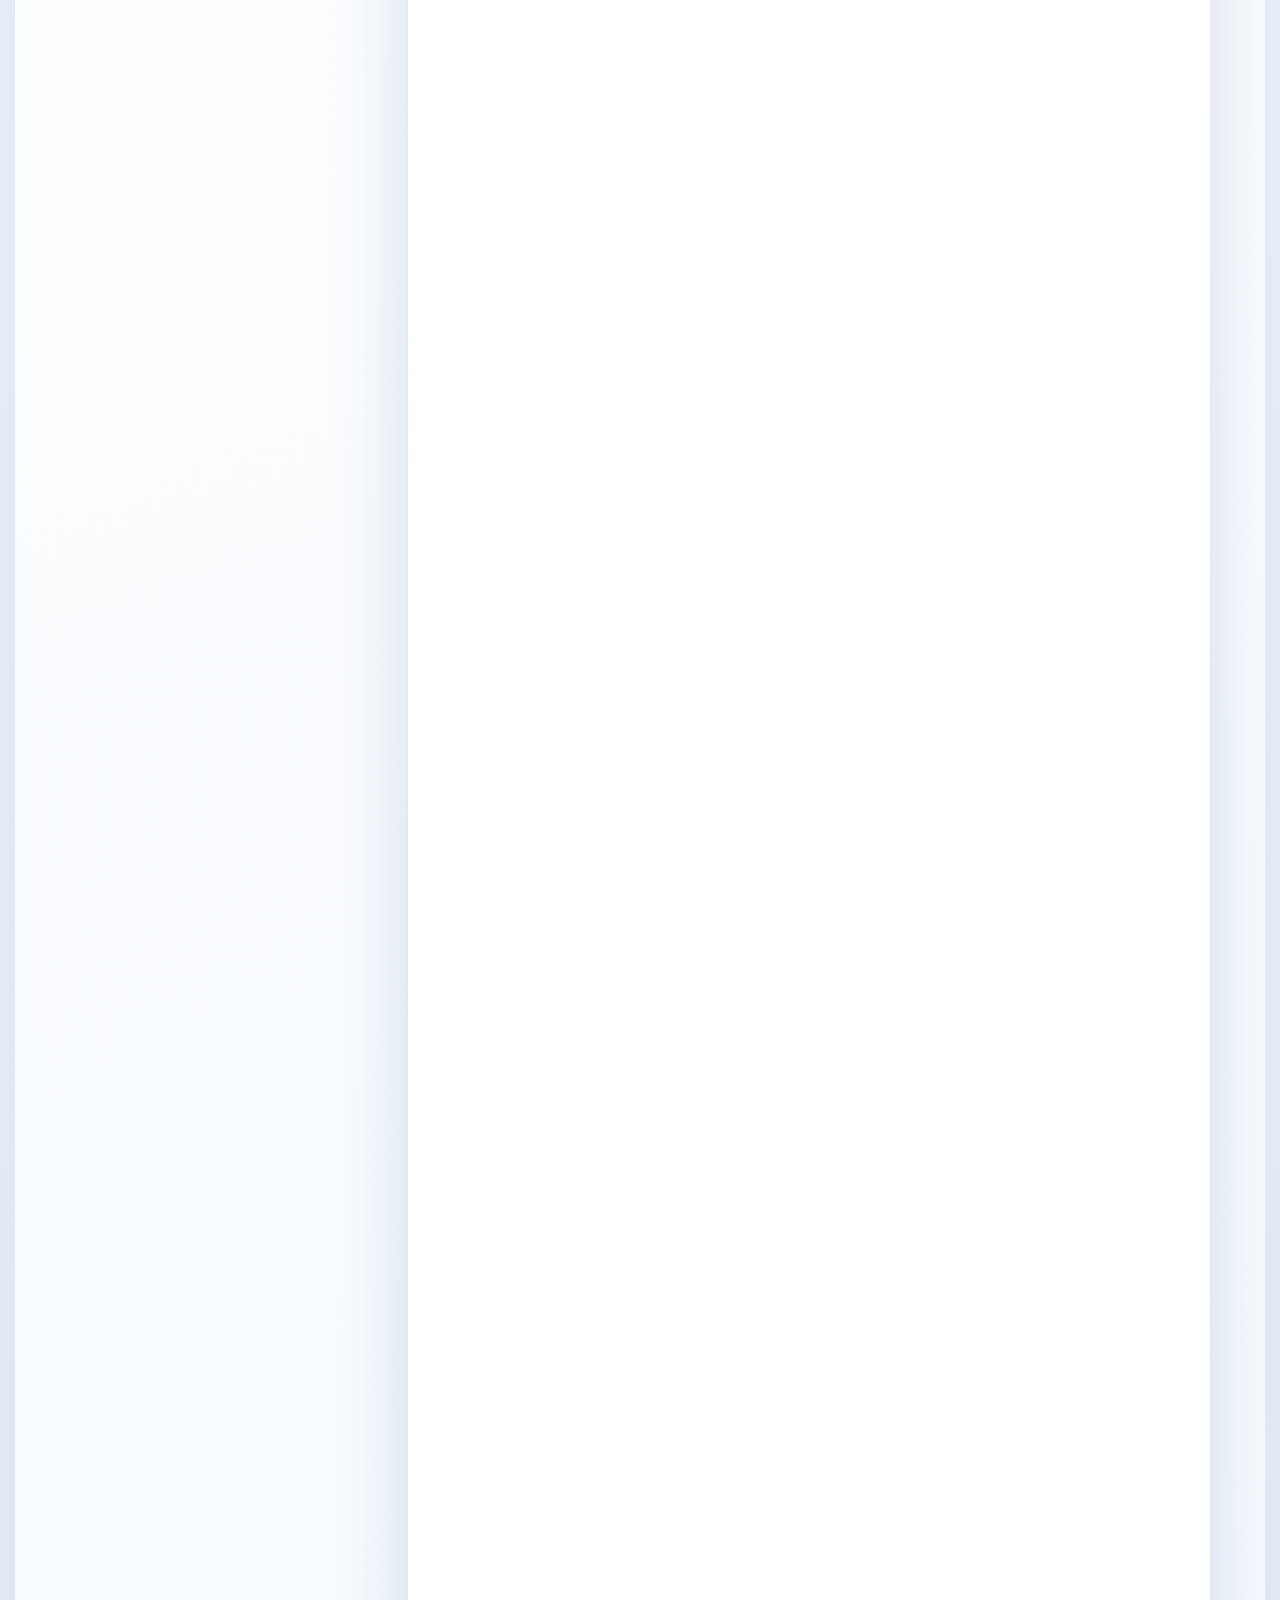
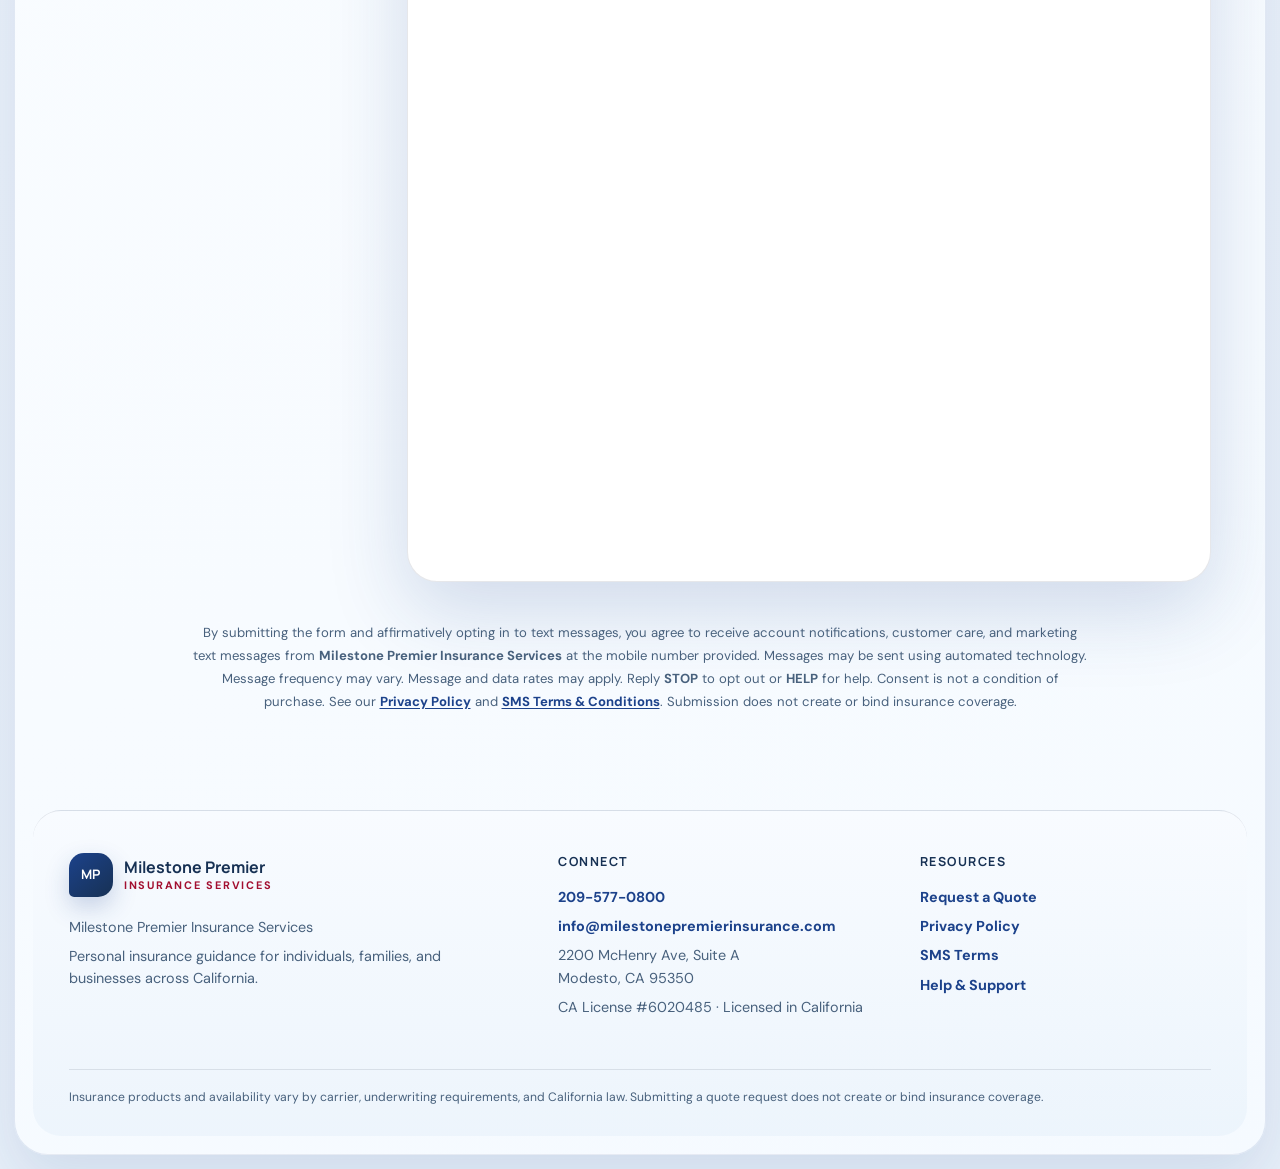
<file: quote.html>
<!DOCTYPE html>
<html lang="en">
<head>
  <meta charset="UTF-8">
  <meta name="viewport" content="width=device-width, initial-scale=1.0">
  <title>Request a Quote | Milestone Premier Insurance Services</title>
  <meta name="description" content="Request an insurance quote from Milestone Premier Insurance Services for coverage needs across California.">
  <meta name="robots" content="index, follow"><meta name="theme-color" content="#1c428b">
  <link rel="canonical" href="https://milestonepremierins.com/quote.html">
  <meta property="og:type" content="website"><meta property="og:site_name" content="Milestone Premier Insurance Services"><meta property="og:title" content="Request a Quote | Milestone Premier Insurance Services"><meta property="og:description" content="Begin a focused conversation about your California insurance needs.">
  <meta property="og:url" content="https://milestonepremierins.com/quote.html"><meta name="twitter:card" content="summary">
  <link rel="preconnect" href="https://fonts.googleapis.com"><link rel="preconnect" href="https://fonts.gstatic.com" crossorigin><link href="https://fonts.googleapis.com/css2?family=DM+Sans:wght@400;500;600;700&amp;family=Manrope:wght@600;700;800&amp;display=swap" rel="stylesheet"><link rel="stylesheet" href="styles.css?v=20261026-2">
  <link rel="icon" type="image/svg+xml" href="favicon.svg">
</head>
<body>
  <a class="skip-link" href="#main-content">Skip to main content</a>
  <div class="site-frame">
    <nav class="site-nav" aria-label="Primary navigation">
      <a class="brand" href="index.html" aria-label="Milestone Premier Insurance Services home"><span class="brand-monogram" aria-hidden="true">MP</span><span>Milestone Premier <small>Insurance Services</small></span></a>
      <div class="nav-links"><a href="index.html">Home</a><a href="index.html#services">Services</a><a href="index.html#about">About</a><a href="help.html">Help &amp; Support</a><a href="quote.html" class="nav-cta active" aria-current="page">Request a Quote</a></div>
    </nav>
    <main id="main-content">
      <header class="interior-hero">
        <div><p class="eyebrow">A personal coverage conversation</p><h1>Show us what matters to you.</h1><p>Use the secure form to share your California insurance needs. Milestone Premier Insurance Services will review the details and follow up to help bring the right questions and options into focus.</p></div>
        <aside class="interior-callout"><span class="callout-number">01</span><strong>Begin on your schedule</strong><p>Send the essentials today, then continue the conversation with personal support.</p></aside>
      </header>
      <section class="quote-layout">
        <div class="quote-prep">
          <p class="eyebrow">Helpful preparation</p><h2>Details that make the first conversation count</h2>
          <ul class="check-list"><li>The coverage or policy type you want to discuss</li><li>Basic vehicle, property, household, or business information</li><li>Your preferred way and time to be contacted</li></ul>
          <p>Would you rather talk directly? Call or text <a href="tel:2095770800">209-577-0800</a> or email <a href="mailto:info@milestonepremierinsurance.com">info@milestonepremierinsurance.com</a>.</p>
        </div>
        <div class="form-panel">
          <p class="form-fallback">Prefer a separate window? <a href="https://form.jotform.com/262986518447069" target="_blank" rel="noopener noreferrer">Open the secure quote form</a>.</p>
          <iframe id="JotFormIFrame-262986518447069" src="https://form.jotform.com/262986518447069" title="Milestone Premier Insurance Services quote request form" loading="eager" referrerpolicy="strict-origin-when-cross-origin"></iframe>
          
        </div>
        <p class="form-disclosure">By submitting the form and affirmatively opting in to text messages, you agree to receive account notifications, customer care, and marketing text messages from <strong>Milestone Premier Insurance Services</strong> at the mobile number provided. Messages may be sent using automated technology. Message frequency may vary. Message and data rates may apply. Reply <strong>STOP</strong> to opt out or <strong>HELP</strong> for help. Consent is not a condition of purchase. See our <a href="privacy-policy.html">Privacy Policy</a> and <a href="sms-terms.html">SMS Terms &amp; Conditions</a>. Submission does not create or bind insurance coverage.</p>
      </section>
    </main>
    <footer class="site-footer">
      <div class="footer-brand"><a class="brand" href="index.html"><span class="brand-monogram" aria-hidden="true">MP</span><span>Milestone Premier <small>Insurance Services</small></span></a><p>Milestone Premier Insurance Services</p><p>Personal insurance guidance for individuals, families, and businesses across California.</p></div>
      <div><h2>Connect</h2><p><a href="tel:2095770800">209-577-0800</a></p><p><a href="mailto:info@milestonepremierinsurance.com">info@milestonepremierinsurance.com</a></p><p>2200 McHenry Ave, Suite A<br>Modesto, CA 95350</p><p>CA License #6020485 · Licensed in California</p></div>
      <div><h2>Resources</h2><p><a href="quote.html">Request a Quote</a></p><p><a href="privacy-policy.html">Privacy Policy</a></p><p><a href="sms-terms.html">SMS Terms</a></p><p><a href="help.html">Help &amp; Support</a></p></div>
      <p class="footer-fineprint">Insurance products and availability vary by carrier, underwriting requirements, and California law. Submitting a quote request does not create or bind insurance coverage.</p>
    </footer>
  </div>
  <script defer src="https://cdn.jotfor.ms/s/umd/latest/for-form-embed-handler.js"></script>
  <script defer src="quote-form.js"></script>
</body>
</html>
</file>
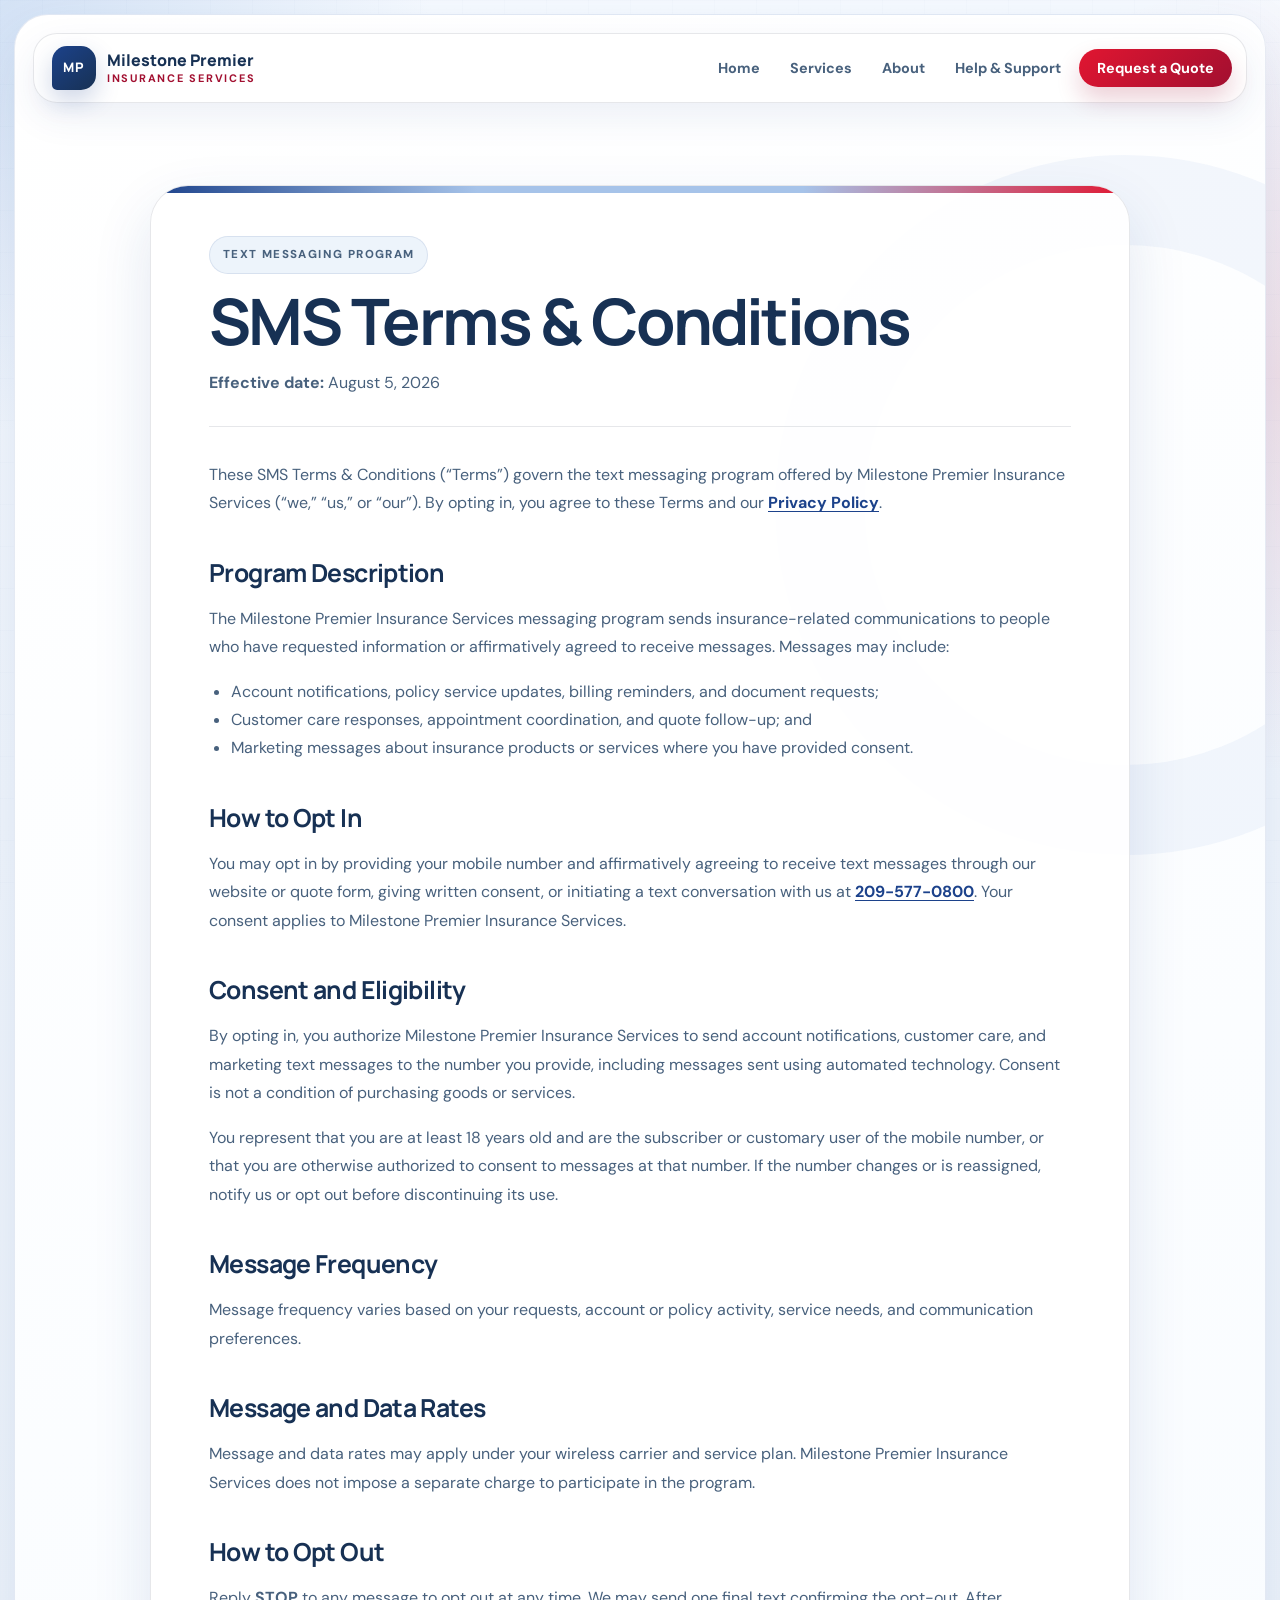
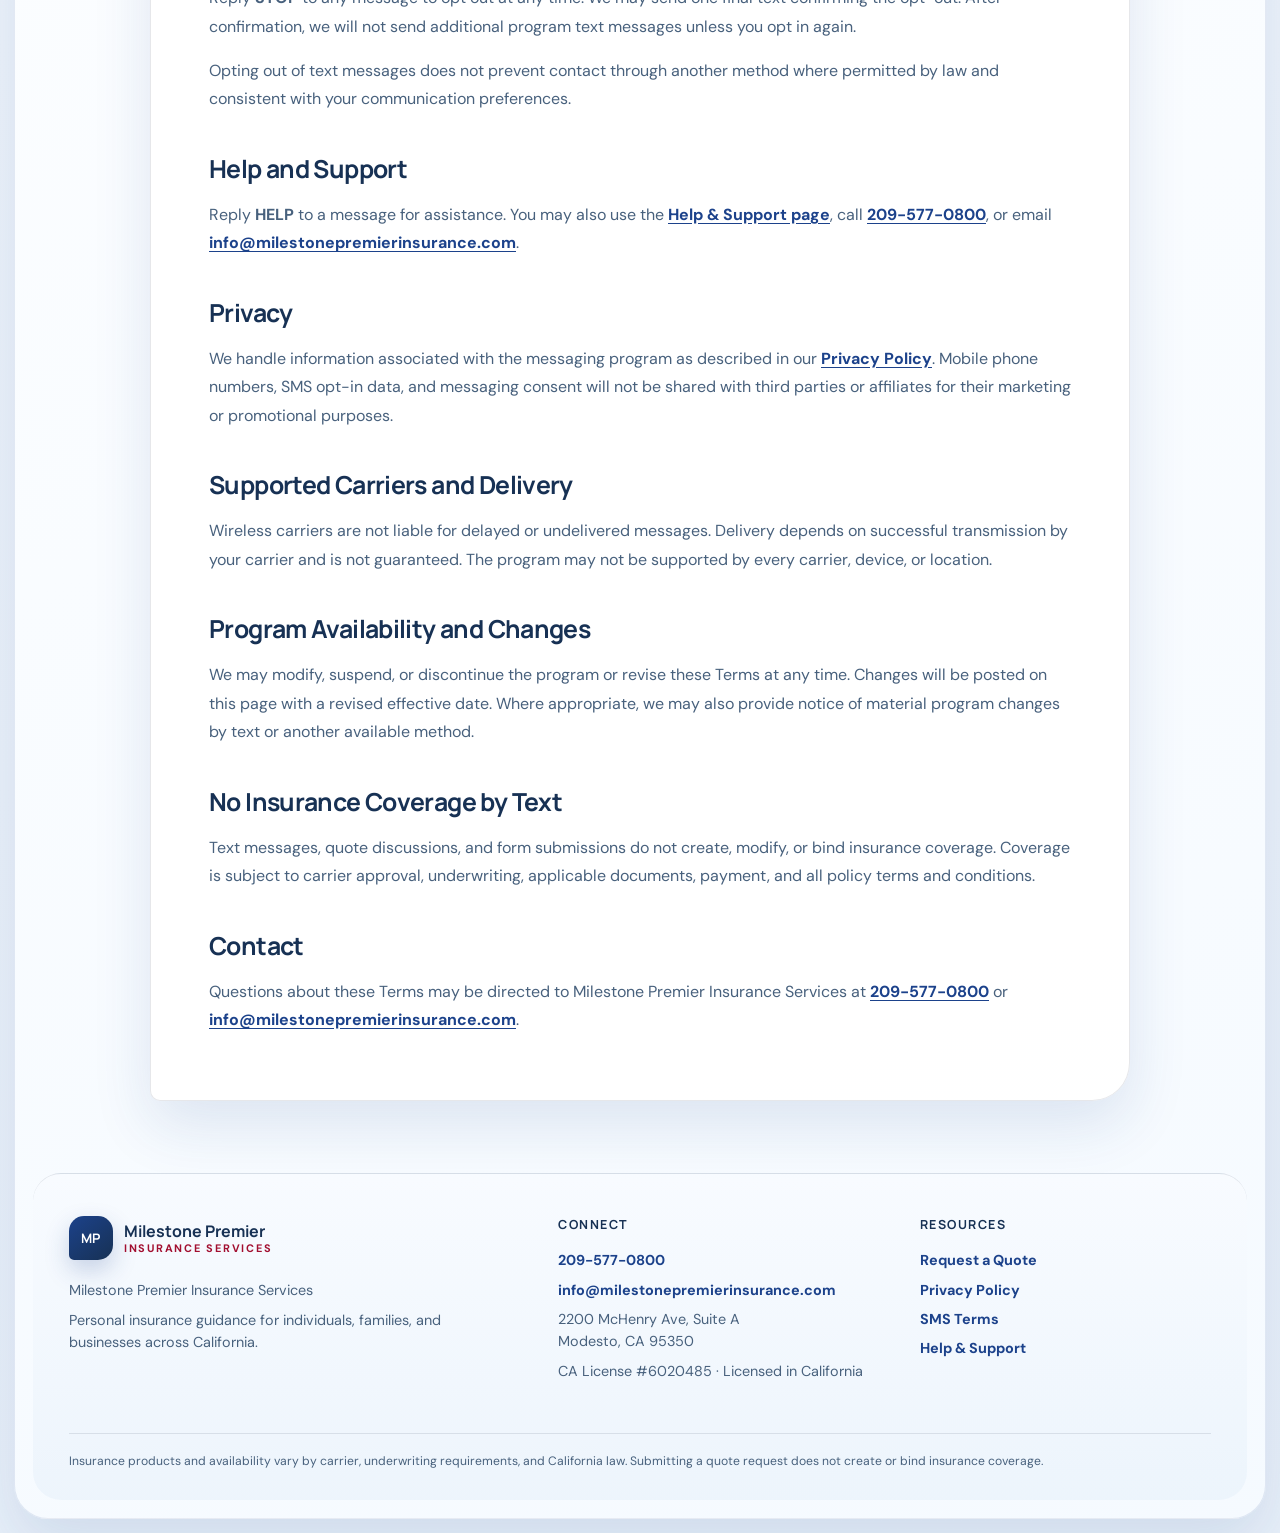
<file: sms-terms.html>
<!DOCTYPE html>
<html lang="en">
<head>
  <meta charset="UTF-8"><meta name="viewport" content="width=device-width, initial-scale=1.0">
  <title>SMS Terms &amp; Conditions | Milestone Premier Insurance Services</title>
  <meta name="description" content="SMS Terms and Conditions for the Milestone Premier Insurance Services text messaging program."><meta name="robots" content="index, follow"><meta name="theme-color" content="#1c428b">
  <link rel="canonical" href="https://milestonepremierins.com/sms-terms.html">
  <meta property="og:type" content="website"><meta property="og:site_name" content="Milestone Premier Insurance Services"><meta property="og:title" content="SMS Terms &amp; Conditions | Milestone Premier Insurance Services"><meta property="og:description" content="Terms governing text messages from Milestone Premier Insurance Services.">
  <meta property="og:url" content="https://milestonepremierins.com/sms-terms.html"><meta name="twitter:card" content="summary">
  <link rel="preconnect" href="https://fonts.googleapis.com"><link rel="preconnect" href="https://fonts.gstatic.com" crossorigin><link href="https://fonts.googleapis.com/css2?family=DM+Sans:wght@400;500;600;700&amp;family=Manrope:wght@600;700;800&amp;display=swap" rel="stylesheet"><link rel="stylesheet" href="styles.css?v=20261026-2">
  <link rel="icon" type="image/svg+xml" href="favicon.svg">
</head>
<body>
  <a class="skip-link" href="#main-content">Skip to main content</a>
  <div class="site-frame">
    <nav class="site-nav" aria-label="Primary navigation">
      <a class="brand" href="index.html" aria-label="Milestone Premier Insurance Services home"><span class="brand-monogram" aria-hidden="true">MP</span><span>Milestone Premier <small>Insurance Services</small></span></a>
      <div class="nav-links"><a href="index.html">Home</a><a href="index.html#services">Services</a><a href="index.html#about">About</a><a href="help.html">Help &amp; Support</a><a href="quote.html" class="nav-cta">Request a Quote</a></div>
    </nav>
    <main id="main-content">
      <article class="policy-layout">
        <header class="policy-header"><p class="eyebrow">Text messaging program</p><h1>SMS Terms &amp; Conditions</h1><p><strong>Effective date:</strong> August 5, 2026</p></header>
        <p>These SMS Terms &amp; Conditions (“Terms”) govern the text messaging program offered by Milestone Premier Insurance Services (“we,” “us,” or “our”). By opting in, you agree to these Terms and our <a href="privacy-policy.html">Privacy Policy</a>.</p>

        <h2>Program Description</h2>
        <p>The Milestone Premier Insurance Services messaging program sends insurance-related communications to people who have requested information or affirmatively agreed to receive messages. Messages may include:</p>
        <ul><li>Account notifications, policy service updates, billing reminders, and document requests;</li><li>Customer care responses, appointment coordination, and quote follow-up; and</li><li>Marketing messages about insurance products or services where you have provided consent.</li></ul>

        <h2>How to Opt In</h2>
        <p>You may opt in by providing your mobile number and affirmatively agreeing to receive text messages through our website or quote form, giving written consent, or initiating a text conversation with us at <a href="tel:2095770800">209-577-0800</a>. Your consent applies to Milestone Premier Insurance Services.</p>

        <h2>Consent and Eligibility</h2>
        <p>By opting in, you authorize Milestone Premier Insurance Services to send account notifications, customer care, and marketing text messages to the number you provide, including messages sent using automated technology. Consent is not a condition of purchasing goods or services.</p>
        <p>You represent that you are at least 18 years old and are the subscriber or customary user of the mobile number, or that you are otherwise authorized to consent to messages at that number. If the number changes or is reassigned, notify us or opt out before discontinuing its use.</p>

        <h2>Message Frequency</h2>
        <p>Message frequency varies based on your requests, account or policy activity, service needs, and communication preferences.</p>

        <h2>Message and Data Rates</h2>
        <p>Message and data rates may apply under your wireless carrier and service plan. Milestone Premier Insurance Services does not impose a separate charge to participate in the program.</p>

        <h2>How to Opt Out</h2>
        <p>Reply <strong>STOP</strong> to any message to opt out at any time. We may send one final text confirming the opt-out. After confirmation, we will not send additional program text messages unless you opt in again.</p>
        <p>Opting out of text messages does not prevent contact through another method where permitted by law and consistent with your communication preferences.</p>

        <h2>Help and Support</h2>
        <p>Reply <strong>HELP</strong> to a message for assistance. You may also use the <a href="help.html">Help &amp; Support page</a>, call <a href="tel:2095770800">209-577-0800</a>, or email <a href="mailto:info@milestonepremierinsurance.com">info@milestonepremierinsurance.com</a>.</p>

        <h2>Privacy</h2>
        <p>We handle information associated with the messaging program as described in our <a href="privacy-policy.html">Privacy Policy</a>. Mobile phone numbers, SMS opt-in data, and messaging consent will not be shared with third parties or affiliates for their marketing or promotional purposes.</p>

        <h2>Supported Carriers and Delivery</h2>
        <p>Wireless carriers are not liable for delayed or undelivered messages. Delivery depends on successful transmission by your carrier and is not guaranteed. The program may not be supported by every carrier, device, or location.</p>

        <h2>Program Availability and Changes</h2>
        <p>We may modify, suspend, or discontinue the program or revise these Terms at any time. Changes will be posted on this page with a revised effective date. Where appropriate, we may also provide notice of material program changes by text or another available method.</p>

        <h2>No Insurance Coverage by Text</h2>
        <p>Text messages, quote discussions, and form submissions do not create, modify, or bind insurance coverage. Coverage is subject to carrier approval, underwriting, applicable documents, payment, and all policy terms and conditions.</p>

        <h2>Contact</h2>
        <p>Questions about these Terms may be directed to Milestone Premier Insurance Services at <a href="tel:2095770800">209-577-0800</a> or <a href="mailto:info@milestonepremierinsurance.com">info@milestonepremierinsurance.com</a>.</p>
      </article>
    </main>
    <footer class="site-footer">
      <div class="footer-brand"><a class="brand" href="index.html"><span class="brand-monogram" aria-hidden="true">MP</span><span>Milestone Premier <small>Insurance Services</small></span></a><p>Milestone Premier Insurance Services</p><p>Personal insurance guidance for individuals, families, and businesses across California.</p></div>
      <div><h2>Connect</h2><p><a href="tel:2095770800">209-577-0800</a></p><p><a href="mailto:info@milestonepremierinsurance.com">info@milestonepremierinsurance.com</a></p><p>2200 McHenry Ave, Suite A<br>Modesto, CA 95350</p><p>CA License #6020485 · Licensed in California</p></div>
      <div><h2>Resources</h2><p><a href="quote.html">Request a Quote</a></p><p><a href="privacy-policy.html">Privacy Policy</a></p><p><a href="sms-terms.html" aria-current="page">SMS Terms</a></p><p><a href="help.html">Help &amp; Support</a></p></div>
      <p class="footer-fineprint">Insurance products and availability vary by carrier, underwriting requirements, and California law. Submitting a quote request does not create or bind insurance coverage.</p>
    </footer>
  </div>
</body>
</html>
</file>
<file: styles.css>
:root {
  --ink: #173154;
  --muted: #48617d;
  --forest: #1c428b;
  --forest-dark: #173154;
  --mint: #a6c3e9;
  --mint-pale: #eaf2fb;
  --cream: #eef4fb;
  --paper: #ffffff;
  --coral: #e11631;
  --coral-dark: #a20f30;
  --gold: #a6c3e9;
  --line: rgba(53, 57, 80, 0.12);
  --shadow-soft: 0 24px 60px rgba(28, 66, 139, 0.12);
  --shadow-deep: 0 28px 80px rgba(28, 66, 139, 0.18);
}

* { box-sizing: border-box; }
html { scroll-behavior: smooth; }
body {
  margin: 0;
  color: var(--ink);
  font-family: "DM Sans", Arial, sans-serif;
  background:
    radial-gradient(circle at 0% 0%, rgba(166, 195, 233, 0.42), transparent 27rem),
    radial-gradient(circle at 100% 12%, rgba(225, 22, 49, 0.1), transparent 25rem),
    linear-gradient(180deg, #f6faff 0%, #eef4fb 52%, #e8f0f9 100%);
}
body::before {
  content: "";
  position: fixed;
  inset: 0;
  z-index: -1;
  pointer-events: none;
  opacity: 0.35;
  background-image:
    linear-gradient(rgba(28, 66, 139, 0.04) 1px, transparent 1px),
    linear-gradient(90deg, rgba(28, 66, 139, 0.04) 1px, transparent 1px);
  background-size: 42px 42px;
}
a { color: var(--forest); text-underline-offset: 0.18em; }
a:focus-visible, iframe:focus-visible { outline: 3px solid var(--forest); outline-offset: 4px; }
.skip-link {
  position: fixed; top: 12px; left: 12px; z-index: 100;
  padding: 12px 18px; border-radius: 999px; color: white;
  background: var(--forest-dark); font-weight: 800; text-decoration: none;
  transform: translateY(-180%);
}
.skip-link:focus { transform: translateY(0); }
.site-frame {
  position: relative; width: min(1380px, calc(100% - 28px)); min-height: calc(100vh - 28px);
  margin: 14px auto; padding: 18px; overflow: hidden;
  border: 1px solid rgba(28, 66, 139, 0.1); border-radius: 34px;
  background: linear-gradient(160deg, rgba(255,255,255,.98), rgba(245,250,255,.98));
  box-shadow: var(--shadow-soft);
}
.site-frame::after {
  content: ""; position: absolute; top: 140px; right: -210px;
  width: 520px; height: 520px; border: 90px solid rgba(166,195,233,.13);
  border-radius: 50%; pointer-events: none;
}
.site-nav, main, .site-footer { position: relative; z-index: 1; }
.site-nav {
  display: flex; align-items: center; justify-content: space-between; gap: 24px;
  padding: 12px 14px 12px 18px; border: 1px solid var(--line); border-radius: 24px;
  background: rgba(255,255,255,.9); box-shadow: 0 14px 36px rgba(28,66,139,.08);
  backdrop-filter: blur(18px);
}
.brand {
  display: inline-flex; align-items: center; gap: 11px; color: var(--ink);
  font-family: "Manrope", Arial, sans-serif; font-weight: 800; line-height: 1.05; text-decoration: none;
}
.brand small {
  display: block; margin-top: 4px; color: var(--coral-dark); font: 700 .68rem/1 "DM Sans", Arial, sans-serif;
  letter-spacing: .16em; text-transform: uppercase;
}
.brand-monogram {
  display: grid; width: 44px; height: 44px; place-items: center; flex: 0 0 auto;
  border-radius: 15px 15px 15px 5px; color: white;
  background: linear-gradient(140deg, var(--forest), var(--forest-dark));
  box-shadow: 0 10px 24px rgba(28,66,139,.22); font-size: .82rem; letter-spacing: .04em;
}
.nav-links { display: flex; align-items: center; justify-content: flex-end; flex-wrap: wrap; gap: 6px; }
.nav-links a {
  padding: 10px 12px; border-radius: 999px; color: var(--muted);
  font-size: .9rem; font-weight: 700; text-decoration: none;
}
.nav-links a:hover, .nav-links a.active { color: var(--forest); background: var(--mint-pale); }
.nav-links a.nav-cta {
  padding-inline: 18px; color: white; background: linear-gradient(135deg, var(--coral), var(--coral-dark));
  box-shadow: 0 12px 24px rgba(162,15,48,.2);
}
.nav-links a.nav-cta:hover, .nav-links a.nav-cta.active {
  color: white; background: linear-gradient(135deg, #c8132d, #a20f30);
}
h1, h2, h3 { margin-top: 0; font-family: "Manrope", Arial, sans-serif; letter-spacing: -.04em; }
p { color: var(--muted); line-height: 1.75; }
.eyebrow {
  display: inline-flex; width: fit-content; margin: 0 0 16px; padding: 8px 13px;
  border: 1px solid rgba(28,66,139,.1); border-radius: 999px; color: var(--forest);
  background: rgba(234,242,251,.82); font-size: .72rem; font-weight: 800;
  letter-spacing: .12em; text-transform: uppercase;
}
.hero {
  display: grid; grid-template-columns: minmax(0,1.08fr) minmax(390px,.92fr);
  gap: 48px; align-items: center; min-height: 690px; padding: 82px 36px 62px;
}
.hero h1 { max-width: 10.5ch; margin-bottom: 24px; font-size: clamp(3.5rem,6.6vw,6.6rem); line-height: .92; }
.hero-lead { max-width: 680px; margin: 0; font-size: 1.09rem; }
.button-row, .cta-actions { display: flex; flex-wrap: wrap; gap: 12px; margin-top: 30px; }
.button {
  display: inline-flex; min-width: 176px; align-items: center; justify-content: center;
  padding: 15px 22px; border-radius: 999px; font-weight: 800; text-decoration: none;
  transition: transform 180ms ease, box-shadow 180ms ease;
}
.button:hover { transform: translateY(-2px); }
.button-primary { color: white; background: linear-gradient(135deg,var(--coral),var(--coral-dark)); box-shadow: 0 18px 34px rgba(162,15,48,.24); }
.button-secondary { color: var(--forest); border: 1px solid rgba(28,66,139,.18); background: rgba(255,255,255,.96); box-shadow: 0 14px 28px rgba(28,66,139,.08); }
.button-ghost { color: white; border: 1px solid rgba(255,255,255,.45); background: rgba(255,255,255,.1); }
.trust-list { display: flex; flex-wrap: wrap; gap: 10px 24px; margin: 24px 0 0; padding: 0; color: var(--forest); list-style: none; font-size: .9rem; font-weight: 700; }
.trust-list li::before { content: ""; display: inline-block; width: 7px; height: 7px; margin-right: 8px; border-radius: 50%; background: var(--coral); box-shadow: 0 0 0 4px rgba(225,22,49,.12); }
.hero-visual { position: relative; min-height: 650px; }
.hero-orbit { position: absolute; border-radius: 50%; pointer-events: none; }
.orbit-one { top: 15px; right: 20px; width: 410px; height: 410px; border: 70px solid rgba(166,195,233,.32); }
.orbit-two { bottom: 10px; left: 40px; width: 250px; height: 250px; border: 38px solid rgba(225,22,49,.12); }
.feature-panel {
  position: absolute; top: 66px; right: 32px; width: min(100%,430px); padding: 38px;
  transform: rotate(2.2deg); border: 1px solid rgba(255,255,255,.18);
  border-radius: 36px 36px 36px 10px; color: white;
  background: radial-gradient(circle at top right,rgba(166,195,233,.26),transparent 36%), linear-gradient(145deg,var(--forest),var(--forest-dark));
  box-shadow: var(--shadow-deep);
}
.feature-panel h2 { max-width: 9ch; margin-bottom: 18px; font-size: clamp(2.5rem,4.4vw,4.3rem); line-height: .96; }
.feature-panel p { color: rgba(255,255,255,.78); }
.panel-kicker { margin: 0 0 18px; color: var(--mint) !important; font-size: .74rem; font-weight: 800; letter-spacing: .12em; text-transform: uppercase; }
.coverage-pills { display: flex; flex-wrap: wrap; gap: 8px; margin-top: 24px; }
.coverage-pills span { padding: 8px 12px; border: 1px solid rgba(255,255,255,.18); border-radius: 999px; background: rgba(255,255,255,.08); font-size: .82rem; font-weight: 700; }
.floating-note { position: absolute; display: flex; flex-direction: column; max-width: 230px; padding: 16px 20px; border: 1px solid var(--line); border-radius: 20px; background: rgba(255,255,255,.94); box-shadow: var(--shadow-soft); backdrop-filter: blur(14px); }
.floating-note strong { margin-bottom: 3px; color: var(--forest); }
.floating-note span { color: var(--muted); font-size: .82rem; }
.note-top { top: -14px; left: 3px; transform: rotate(-4deg); }
.note-bottom { right: 0; bottom: -60px; transform: rotate(1.5deg); }
.value-strip { display: grid; grid-template-columns: repeat(3,minmax(0,1fr)); margin: 0 20px; overflow: hidden; border: 1px solid var(--line); border-radius: 26px; background: rgba(255,255,255,.82); box-shadow: 0 15px 35px rgba(28,66,139,.07); }
.value-strip article { display: grid; grid-template-columns: auto 1fr; gap: 14px; align-items: center; padding: 26px; }
.value-strip article + article { border-left: 1px solid var(--line); }
.value-strip strong { color: var(--coral-dark); font: 800 1.35rem/1 "Manrope",Arial,sans-serif; }
.value-strip span { color: var(--muted); font-size: .92rem; line-height: 1.5; }
.section-space { margin-top: 94px; }
.about-section, .intro-section, .process-section, .services-section, .quote-layout, .support-grid { padding-inline: 36px; }
.about-card { display: grid; grid-template-columns: minmax(250px,.62fr) minmax(0,1.38fr); overflow: hidden; border: 1px solid rgba(28,66,139,.1); border-radius: 38px 38px 38px 10px; background: rgba(255,255,255,.9); box-shadow: var(--shadow-soft); }
.about-location { display: flex; min-height: 390px; flex-direction: column; justify-content: flex-end; padding: 38px; color: white; background: radial-gradient(circle at top right,rgba(166,195,233,.3),transparent 16rem), linear-gradient(145deg,var(--forest),var(--forest-dark)); }
.about-monogram { display: grid; width: 76px; height: 76px; margin-bottom: auto; place-items: center; border: 1px solid rgba(255,255,255,.2); border-radius: 24px 24px 24px 7px; background: rgba(255,255,255,.1); font: 800 1.2rem/1 "Manrope",Arial,sans-serif; letter-spacing: .06em; }
.about-location p { margin: 0 0 4px; color: rgba(255,255,255,.68); font-size: .78rem; font-weight: 800; letter-spacing: .12em; text-transform: uppercase; }
.about-location strong { font: 800 clamp(2rem,3.6vw,3.4rem)/1 "Manrope",Arial,sans-serif; letter-spacing: -.04em; }
.about-copy { padding: 48px; }
.about-copy h2 { max-width: 12ch; margin-bottom: 24px; font-size: clamp(2.5rem,4vw,4.2rem); line-height: 1; }
.about-copy p:not(.eyebrow) { max-width: 720px; margin: 0 0 14px; font-size: 1.04rem; }
.about-copy .button { margin-top: 12px; }
sup { font-size: .55em; line-height: 0; }
.section-heading { margin-bottom: 34px; }
.section-heading h2, .services-intro h2, .quote-prep h2, .support-card h2 { max-width: 13ch; margin-bottom: 0; font-size: clamp(2.3rem,4vw,4rem); line-height: 1; }
.centered { text-align: center; }
.centered .eyebrow, .centered h2 { margin-inline: auto; }
.intro-grid { display: grid; grid-template-columns: minmax(0,1.12fr) minmax(300px,.88fr); gap: 50px; align-items: start; }
.intro-copy { max-width: 730px; }
.intro-copy p { margin-top: 0; font-size: 1.08rem; }
.quote-card { position: relative; padding: 36px; overflow: hidden; border: 1px solid rgba(28,66,139,.1); border-radius: 30px 30px 30px 8px; background: linear-gradient(145deg,var(--mint-pale),rgba(255,255,255,.95)); box-shadow: var(--shadow-soft); }
.quote-card p { position: relative; margin-top: 14px; color: var(--ink); font: 700 1.35rem/1.4 "Manrope",Arial,sans-serif; }
.quote-card strong { color: var(--coral-dark); }
.quote-mark { position: absolute; top: -18px; right: 22px; color: rgba(28,66,139,.09); font: 9rem/1 Georgia,serif; }
.process-section { padding-top: 70px; padding-bottom: 72px; border: 1px solid rgba(28,66,139,.08); border-radius: 42px; background: radial-gradient(circle at top left,rgba(166,195,233,.28),transparent 24rem), linear-gradient(145deg,rgba(241,247,255,.96),rgba(232,240,249,.98)); }
.process-grid { display: grid; grid-template-columns: repeat(3,minmax(0,1fr)); gap: 18px; }
.process-grid article { padding: 28px; border: 1px solid rgba(28,66,139,.09); border-radius: 26px; background: rgba(255,255,255,.82); box-shadow: 0 12px 28px rgba(28,66,139,.05); }
.step-number, .service-index, .support-label { color: var(--coral-dark); font-size: .74rem; font-weight: 800; letter-spacing: .12em; text-transform: uppercase; }
.process-grid h3 { margin: 26px 0 10px; font-size: 1.42rem; }
.process-grid p { margin-bottom: 0; }
.services-section { display: grid; grid-template-columns: minmax(270px,.72fr) minmax(0,1.28fr); gap: 50px; align-items: start; }
.services-intro { position: sticky; top: 28px; }
.services-intro p { max-width: 40ch; }
.text-link { display: inline-flex; gap: 8px; align-items: center; margin-top: 10px; color: var(--forest); font-weight: 800; text-decoration: none; }
.text-link span { color: var(--coral); font-size: 1.2rem; transition: transform 180ms ease; }
.text-link:hover span { transform: translateX(4px); }
.services-grid { display: grid; grid-template-columns: repeat(2,minmax(0,1fr)); gap: 16px; }
.service-card { position: relative; min-height: 225px; padding: 28px; overflow: hidden; border: 1px solid rgba(28,66,139,.09); border-radius: 28px 28px 28px 8px; background: rgba(255,255,255,.9); box-shadow: 0 16px 35px rgba(28,66,139,.07); transition: transform 180ms ease, box-shadow 180ms ease, border-color 180ms ease; }
.service-card:hover { transform: translateY(-3px); border-color: rgba(28,66,139,.18); box-shadow: 0 22px 44px rgba(28,66,139,.11); }
.service-card::after { content: ""; position: absolute; right: -28px; bottom: -28px; width: 86px; height: 86px; border: 18px solid rgba(166,195,233,.22); border-radius: 50%; }
.service-card.featured { grid-column: 1 / -1; min-height: auto; color: white; background: radial-gradient(circle at 90% 20%,rgba(166,195,233,.25),transparent 16rem), linear-gradient(135deg,var(--forest),var(--forest-dark)); }
.service-card.featured .service-index, .service-card.featured h3 { color: white; }
.service-card.featured p { color: rgba(255,255,255,.76); }
.service-card h3 { margin: 28px 0 10px; font-size: 1.5rem; }
.service-card p { position: relative; z-index: 1; margin: 0; }
.cta-section { display: grid; grid-template-columns: minmax(0,1fr) auto; gap: 28px 54px; align-items: center; margin: 94px 20px 30px; padding: 48px; border-radius: 38px 38px 38px 10px; color: white; background: radial-gradient(circle at top right,rgba(255,255,255,.12),transparent 22rem), linear-gradient(135deg,var(--forest) 0%,#2452a0 54%,var(--coral-dark) 100%); box-shadow: var(--shadow-deep); }
.cta-section .eyebrow { color: var(--mint-pale); border-color: rgba(255,255,255,.12); background: rgba(255,255,255,.08); }
.cta-section h2 { max-width: 11ch; margin-bottom: 12px; font-size: clamp(2.7rem,4.7vw,5rem); line-height: .96; }
.cta-section p, .cta-section a { color: white; }
.cta-section > div:first-child p:last-child { max-width: 620px; color: rgba(255,255,255,.74); }
.cta-actions { flex-direction: column; margin-top: 0; }
.consent-note { grid-column: 1 / -1; margin: 0; padding-top: 22px; border-top: 1px solid rgba(255,255,255,.15); color: rgba(255,255,255,.7) !important; font-size: .82rem; }
.consent-note a { font-weight: 800; }
.interior-hero { display: grid; grid-template-columns: minmax(0,1fr) 330px; gap: 54px; align-items: center; padding: 84px 58px 64px; }
.interior-hero h1 { max-width: 12ch; margin-bottom: 20px; font-size: clamp(3rem,5.8vw,6rem); line-height: .95; }
.interior-hero > div > p:last-child { max-width: 700px; font-size: 1.06rem; }
.interior-callout { padding: 30px; border: 1px solid rgba(28,66,139,.1); border-radius: 30px 30px 30px 8px; background: linear-gradient(145deg,var(--mint-pale),var(--paper)); box-shadow: var(--shadow-soft); }
.callout-number { display: grid; width: 58px; height: 58px; margin-bottom: 28px; place-items: center; border-radius: 18px 18px 18px 5px; color: white; background: var(--forest); font: 800 1rem/1 "Manrope",Arial,sans-serif; }
.interior-callout strong { font: 800 1.35rem/1.2 "Manrope",Arial,sans-serif; }
.interior-callout p { margin-bottom: 0; }
.quote-layout { display: grid; grid-template-columns: 310px minmax(0,1fr); gap: 28px; align-items: start; padding-bottom: 24px; }
.quote-prep { position: sticky; top: 28px; padding: 30px; border: 1px solid var(--line); border-radius: 28px; background: rgba(255,255,255,.85); box-shadow: var(--shadow-soft); }
.quote-prep h2 { font-size: 2rem; }
.quote-prep a, .form-fallback a, .form-disclosure a { font-weight: 700; }
.check-list { margin: 24px 0; padding: 0; list-style: none; }
.check-list li { position: relative; margin: 12px 0; padding-left: 30px; color: var(--muted); line-height: 1.55; }
.check-list li::before { content: "✓"; position: absolute; left: 0; top: 1px; display: grid; width: 20px; height: 20px; place-items: center; border-radius: 50%; color: white; background: var(--forest); font-size: .72rem; font-weight: 800; }
.form-panel { overflow: hidden; border: 1px solid var(--line); border-radius: 30px; background: var(--paper); box-shadow: var(--shadow-deep); }
.form-panel iframe { display: block; width: 100%; height: 3150px; border: 0; }
.form-fallback { margin: 0; padding: 14px 20px 20px; text-align: center; font-size: .85rem; }
.form-disclosure { grid-column: 1 / -1; max-width: 900px; margin: 12px auto 0; text-align: center; font-size: .82rem; }
.policy-layout { position: relative; max-width: 980px; margin: 82px auto 20px; padding: 50px 58px; overflow: hidden; border: 1px solid var(--line); border-radius: 38px 38px 38px 10px; background: rgba(255,255,255,.9); box-shadow: var(--shadow-soft); }
.policy-layout::before { content: ""; position: absolute; top: 0; right: 0; left: 0; height: 7px; background: linear-gradient(90deg,var(--forest),var(--mint),var(--gold),var(--coral)); }
.policy-header { margin-bottom: 34px; padding-bottom: 28px; border-bottom: 1px solid var(--line); }
.policy-header h1 { margin-bottom: 14px; font-size: clamp(3rem,5vw,5.2rem); line-height: .98; }
.policy-header p:last-child { margin-bottom: 0; }
.policy-layout h2 { margin: 38px 0 10px; color: var(--forest-dark); font-size: 1.55rem; letter-spacing: -.025em; }
.policy-layout p, .policy-layout li { color: var(--muted); line-height: 1.78; }
.policy-layout ul { padding-left: 22px; }
.policy-layout a { font-weight: 700; }
.policy-highlight { padding: 22px; border-left: 5px solid var(--coral); border-radius: 0 18px 18px 0; background: var(--mint-pale); }
.support-grid { display: grid; grid-template-columns: repeat(2,minmax(0,1fr)); gap: 18px; padding-bottom: 24px; }
.support-card { padding: 34px; border: 1px solid var(--line); border-radius: 30px 30px 30px 8px; background: rgba(255,255,255,.88); box-shadow: var(--shadow-soft); }
.support-card h2 { margin-top: 18px; font-size: 2rem; }
.support-card a { font-weight: 700; }
.primary-support { grid-row: span 2; color: white; background: radial-gradient(circle at top right,rgba(166,195,233,.22),transparent 18rem), linear-gradient(145deg,var(--forest),var(--forest-dark)); }
.primary-support h2 { color: white; font-size: clamp(2.4rem,4vw,3.8rem); }
.primary-support p, .primary-support dt, .primary-support dd, .primary-support a { color: white; }
.primary-support .eyebrow { color: var(--mint-pale); border-color: rgba(255,255,255,.12); background: rgba(255,255,255,.08); }
.contact-list { margin: 28px 0 34px; }
.contact-list div { padding: 16px 0; border-bottom: 1px solid rgba(255,255,255,.14); }
.contact-list dt { margin-bottom: 5px; color: rgba(255,255,255,.58); font-size: .73rem; font-weight: 800; letter-spacing: .12em; text-transform: uppercase; }
.contact-list dd { margin: 0; font-size: 1.05rem; overflow-wrap: anywhere; }
.site-footer { display: grid; grid-template-columns: 1.25fr .9fr .8fr; gap: 34px; margin-top: 72px; padding: 42px 36px 22px; border-top: 1px solid var(--line); border-radius: 28px; background: linear-gradient(180deg,rgba(248,251,255,.72),rgba(233,242,251,.72)); }
.site-footer h2 { margin-bottom: 16px; color: var(--forest-dark); font-size: .78rem; letter-spacing: .12em; text-transform: uppercase; }
.site-footer p { margin: 7px 0; font-size: .9rem; line-height: 1.55; }
.site-footer a { font-weight: 700; text-decoration: none; overflow-wrap: anywhere; }
.site-footer a:hover { text-decoration: underline; }
.footer-brand > p { max-width: 410px; }
.footer-brand .brand { margin-bottom: 12px; }
.footer-fineprint { grid-column: 1 / -1; margin-top: 10px !important; padding-top: 18px; border-top: 1px solid var(--line); font-size: .76rem !important; }

@media (max-width: 1050px) {
  .site-nav { align-items: flex-start; }
  .hero, .services-section, .interior-hero, .quote-layout { grid-template-columns: 1fr; }
  .hero { padding-top: 64px; }
  .hero h1 { max-width: 12ch; }
  .hero-visual { width: min(100%,650px); margin: 0 auto; }
  .services-intro, .quote-prep { position: static; }
  .services-intro p { max-width: 680px; }
  .interior-callout { max-width: 520px; }
  .quote-prep { display: grid; grid-template-columns: 1fr 1fr; gap: 10px 30px; }
  .quote-prep .eyebrow, .quote-prep h2 { grid-column: 1 / -1; }
  .form-disclosure { grid-column: auto; }
}
@media (max-width: 820px) {
  .site-nav { align-items: stretch; flex-direction: column; }
  .nav-links { justify-content: flex-start; }
  .value-strip, .about-card, .intro-grid, .process-grid, .services-grid, .support-grid, .site-footer { grid-template-columns: 1fr; }
  .about-location { min-height: 310px; }
  .value-strip article + article { border-top: 1px solid var(--line); border-left: 0; }
  .service-card.featured, .primary-support, .footer-fineprint { grid-column: auto; grid-row: auto; }
  .cta-section { grid-template-columns: 1fr; }
  .cta-actions { align-items: flex-start; }
  .consent-note { grid-column: auto; }
}
@media (max-width: 620px) {
  .site-frame { width: calc(100% - 10px); margin: 5px auto; padding: 9px; border-radius: 22px; }
  .site-nav { padding: 12px; border-radius: 18px; }
  .nav-links { display: grid; grid-template-columns: repeat(2,minmax(0,1fr)); }
  .nav-links a { padding: 9px 10px; font-size: .82rem; }
  .hero, .interior-hero { padding: 48px 14px 40px; }
  .hero h1 { font-size: clamp(2.8rem,13.5vw,4rem); }
  .hero-visual { min-height: auto; }
  .hero-orbit { display: none; }
  .feature-panel, .floating-note { position: relative; inset: auto; width: 100%; max-width: none; margin-bottom: 14px; transform: none; }
  .feature-panel { padding: 30px; }
  .value-strip { margin-inline: 6px; }
  .about-section, .intro-section, .process-section, .services-section, .quote-layout, .support-grid { padding-inline: 14px; }
  .about-location, .about-copy { padding: 30px 25px; }
  .process-section { padding-top: 52px; padding-bottom: 52px; border-radius: 28px; }
  .section-space { margin-top: 72px; }
  .quote-card, .service-card, .support-card, .quote-prep { padding: 25px; }
  .cta-section { margin: 72px 6px 20px; padding: 32px 24px; border-radius: 30px 30px 30px 8px; }
  .interior-hero { gap: 26px; }
  .interior-hero h1 { font-size: clamp(3rem,14vw,4.8rem); }
  .quote-prep { display: block; }
  .form-panel iframe { height: 3800px; }
  .policy-layout { margin-top: 54px; padding: 36px 22px; border-radius: 28px 28px 28px 8px; }
  .policy-header h1 { font-size: 3rem; }
  .site-footer { margin-top: 54px; padding: 34px 20px 18px; }
}
@media (prefers-reduced-motion: reduce) {
  html { scroll-behavior: auto; }
  .button, .text-link span, .service-card { transition: none; }
  .service-card:hover { transform: none; }
}

/* Keep card content readable on narrow phones. */
.about-card > *, .quote-layout > *, .support-grid > *, .site-footer > * { min-width: 0; }
h1, h2, h3 { overflow-wrap: break-word; }
.quote-prep a { overflow-wrap: anywhere; }
.footer-fineprint { text-wrap: pretty; }
@media (max-width: 620px) {
  .nav-links .nav-cta { grid-column: 1 / -1; text-align: center; }
  .nav-links a { min-height: 44px; display: flex; align-items: center; justify-content: center; }
  .about-copy h2 { font-size: clamp(2rem, 9vw, 3rem); }
  .hero-lead { text-wrap: pretty; }
}

.support-card a, .policy-layout a, .form-disclosure a { overflow-wrap: anywhere; }
</file>
